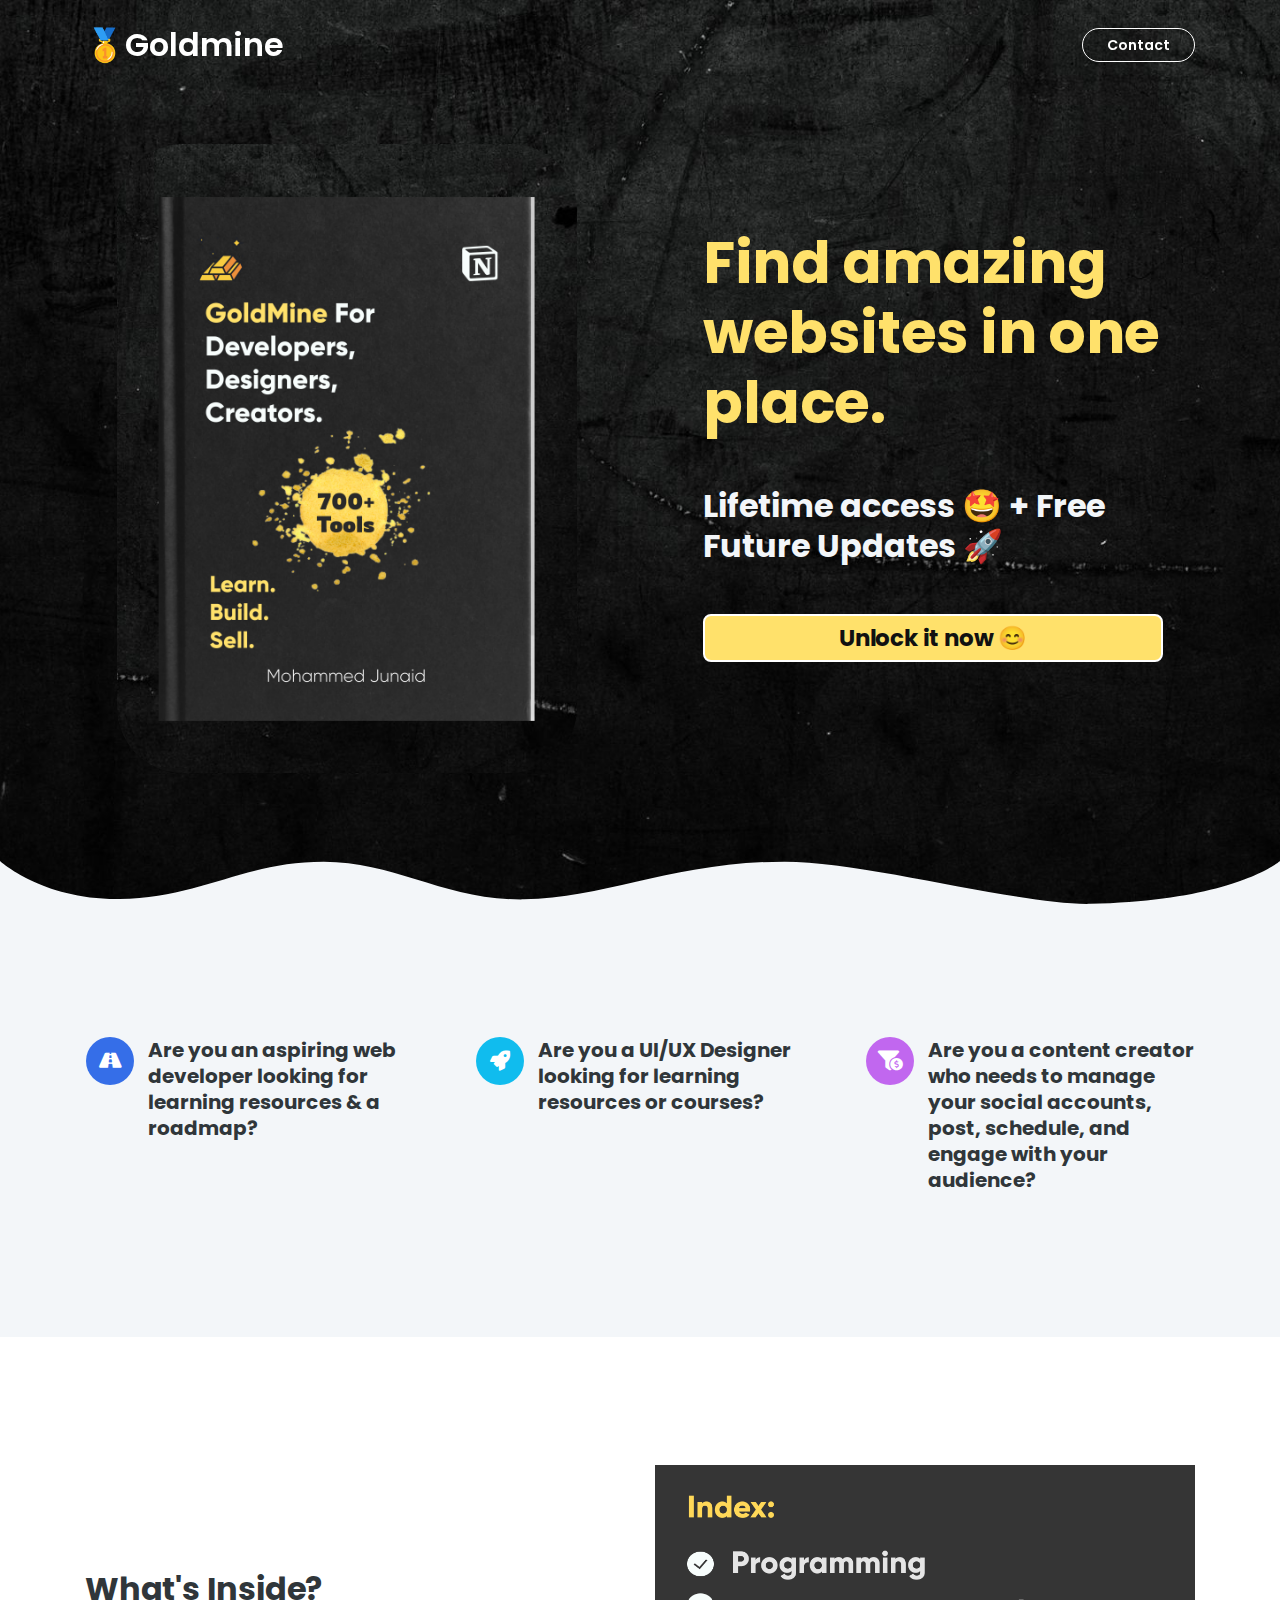
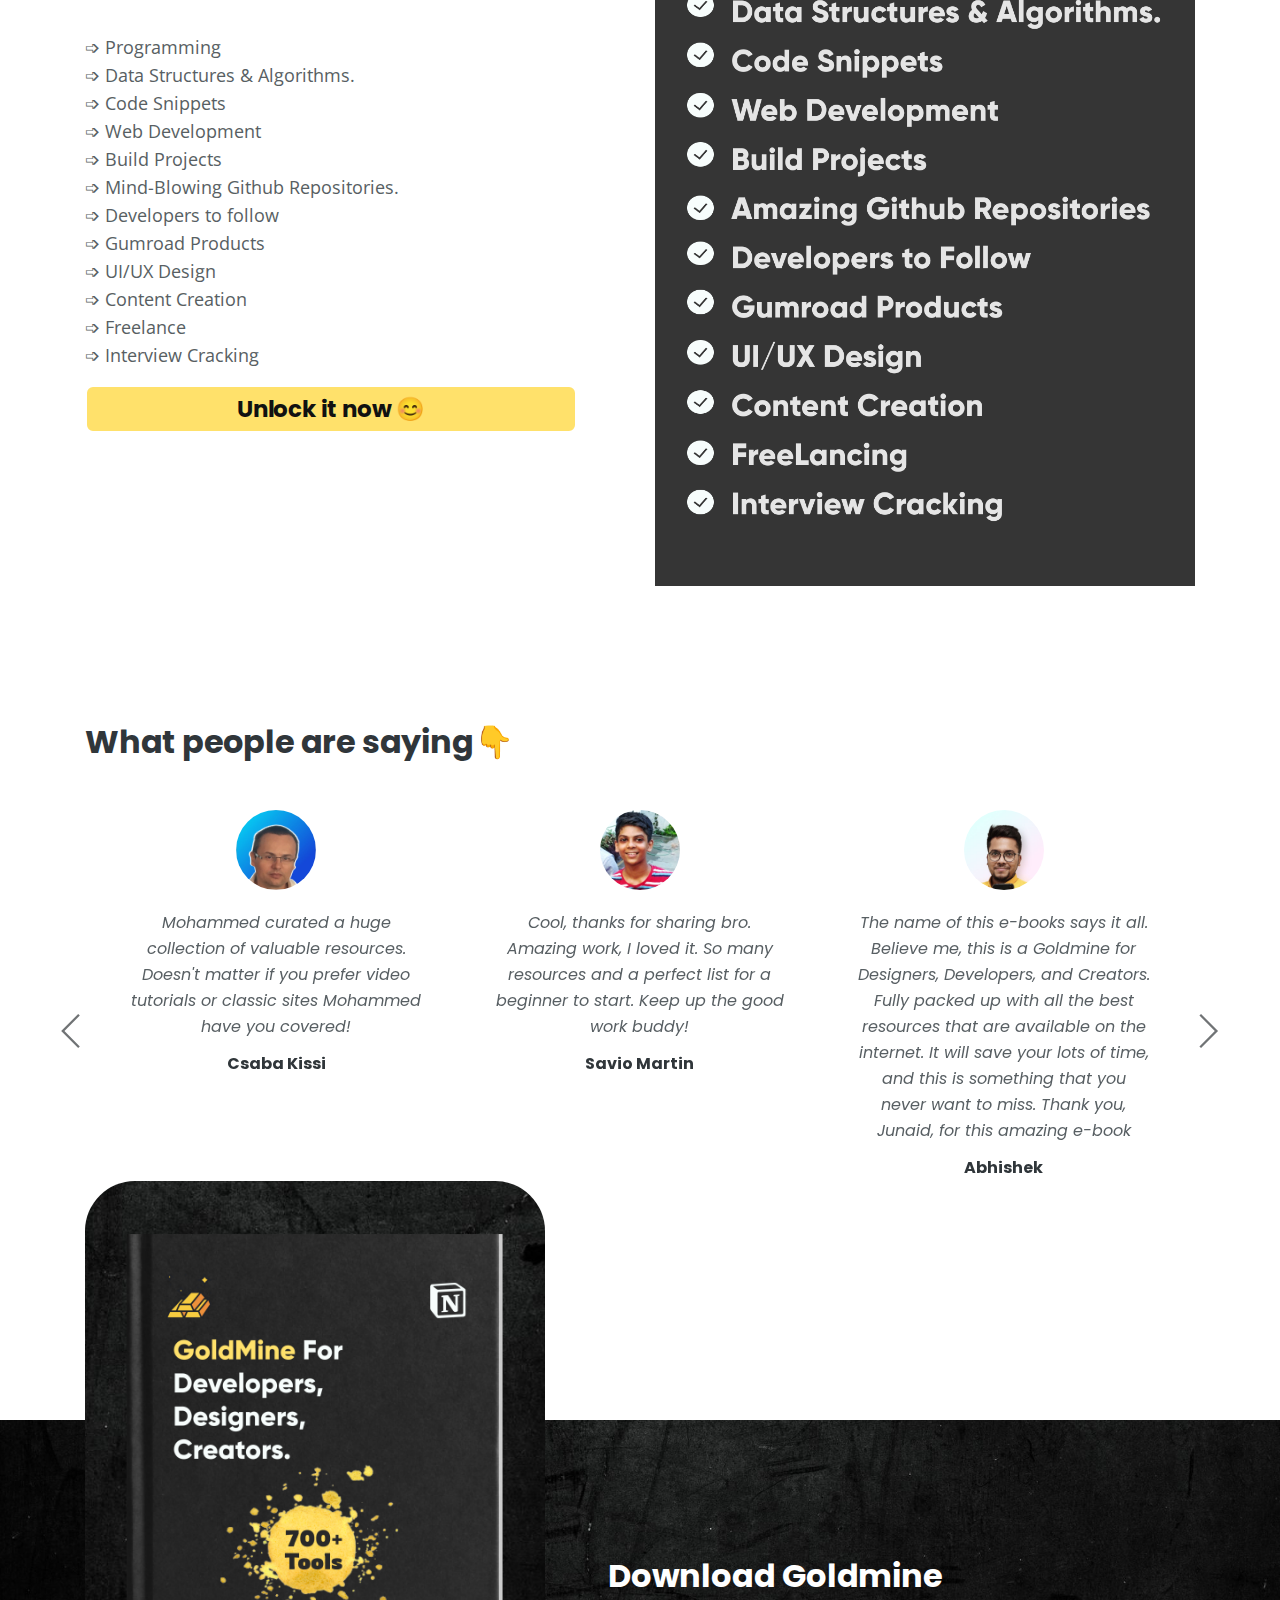
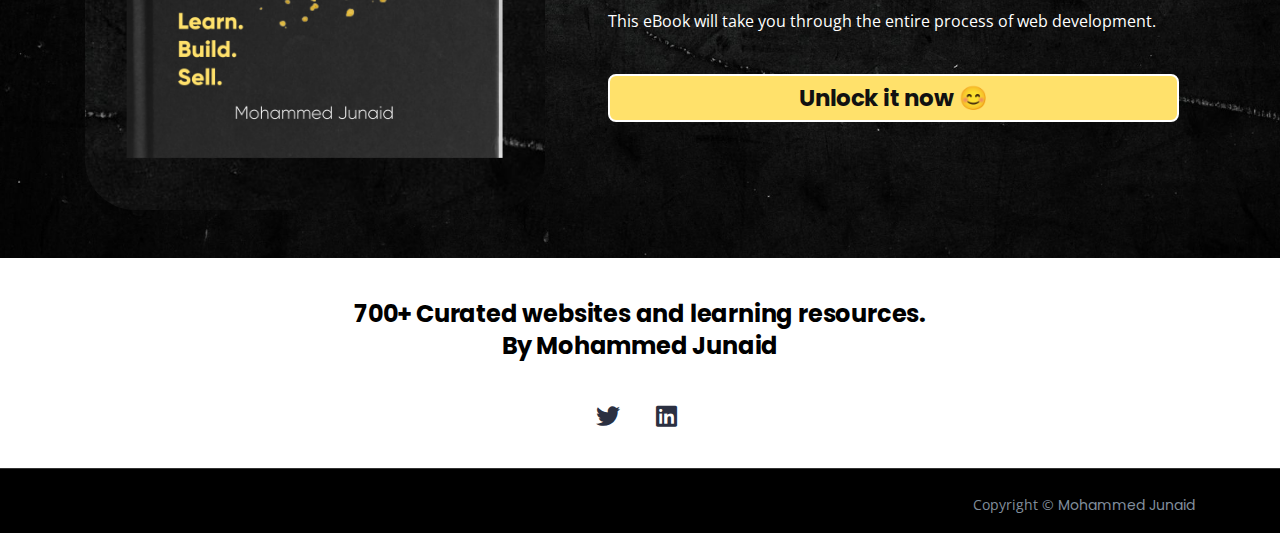
<file: index.html>
<!DOCTYPE html>
<html lang="en">
<head>
    <meta charset="utf-8">
    <meta name="viewport" content="width=device-width, initial-scale=1, shrink-to-fit=no">
    
    <!-- SEO Meta Tags -->
    <meta name="Tools for Developers, Designers & Creators" content="Description">
    <meta name="Mohammed Junaid" content="700+ Curated tools and learning resources for Developers, Designer & Creators">

    <!-- OG Meta Tags to improve the way the post looks when you share the page on Facebook, Twitter, LinkedIn -->
	<meta property="og:site_name" content="🥇Goldmine for Developers, Designer & Creators" /> <!-- website name -->
	<meta property="og:site" content="https://goldmineforlearners.netlify.app/" /> <!-- website link -->
	<meta property="og:title" content="700+ Curated tools and learning resources for Developers, Designer & Creators"/> <!-- title shown in the actual shared post -->
	<meta property="og:description" content="Find amazing websites in one place.
    Lifetime access 🤩 + Free Future Updates 🚀" /> <!-- description shown in the actual shared post -->
	<meta property="og:image" content="" /> <!-- image link, make sure it's jpg -->
	<meta property="og:url" content="Product Hunt" /> <!-- where do you want your post to link to -->
	<meta name="twitter:card" content="summary_large_image"> <!-- to have large image post format in Twitter -->

    <!-- Webpage Title -->
    <title>🥇Goldmine for Leaners</title>
    
    <!-- Styles -->
    <link href="https://fonts.googleapis.com/css2?family=Open+Sans:ital,wght@0,400;0,600;0,700;1,400&display=swap" rel="stylesheet">
    <link href="css/bootstrap.css" rel="stylesheet">
    <link href="css/fontawesome-all.css" rel="stylesheet">
    <link href="css/swiper.css" rel="stylesheet">
	<link href="css/magnific-popup.css" rel="stylesheet">
	<link href="css/styles.css" rel="stylesheet">
	
	<!-- Favicon  -->
    <!-- <link rel="icon" href="images/favicon.png" > -->
</head>
<body data-spy="scroll" data-target=".fixed-top">
    
    <!-- Navigation -->
    <nav class="navbar navbar-expand-lg fixed-top navbar-dark">
        <div class="container">
            
            <!-- Text Logo - Use this if you don't have a graphic logo -->
            <a class="navbar-brand logo-text page-scroll" href="index.html">🥇Goldmine</a>

            <!-- Image Logo -->
            <!-- <a class="navbar-brand logo-image" href="index.html"><img src="images/logo.svg" alt="alternative"></a>  -->

            <button class="navbar-toggler p-0 border-0" type="button" data-toggle="offcanvas">
                <span class="navbar-toggler-icon"></span>
            </button>

            <div class="navbar-collapse offcanvas-collapse" id="navbarsExampleDefault">
                <ul class="navbar-nav ml-auto">
                    <li class="nav-item">
                        <a class="nav-link page-scroll" href="article.html"> <span class="sr-only">(current)</span></a>
                    </li>
                    <li class="nav-item">
                        <a class="nav-link page-scroll" href="terms.html"></a>
                    </li>
                    <li class="nav-item">
                        <a class="nav-link page-scroll" href="privacy.html"></a>
                    </li>
                    <li class="nav-item dropdown">
                        <!-- <a class="nav-link dropdown-toggle" href="#" id="dropdown01" data-toggle="dropdown" aria-haspopup="true" aria-expanded="false"></a> -->
                        <div class="dropdown-menu" aria-labelledby="dropdown01">
                            <a class="dropdown-item page-scroll" href="article.html"></a>
                            <div class="dropdown-divider"></div>
                            <a class="dropdown-item page-scroll" href="terms.html"></a>
                            <div class="dropdown-divider"></div>
                            <a class="dropdown-item page-scroll" href="privacy.html"></a>
                        </div>
                    </li>
                </ul>
                <span class="nav-item">
                    <a class="btn-outline-sm" href="#footer">Contact</a>
                </span>
            </div> 
        </div> 
    </nav> 
  
    <!-- end of navigation -->


    <!-- Header -->
    <header id="header" class="header">
        <div class="container">
            <div class="row">
                <div class="col-lg-6">
                    <div class="image-container">
                        <img class="img-fluid" src="images/header4.png" alt="alternative">
                    </div> <!-- end of image-container -->
                </div> <!-- end of div -->
                <div class="col-lg-6">
                    
                    <div class="text-container">
                        <h1 class="h1-large">Find amazing websites in one place.
                        </h1>
                        <p>Lifetime access 🤩 + Free Future Updates 🚀</p>
                        <!-- <p class="p-large">➩ Programming
                            ➩ Data Structures & Algorithms.
                            ➩ Code Snippets
                            ➩ Web Development
                            ➩ Build Projects
                            ➩ Mind-Blowing Github Repositories.
                            ➩ Developers to follow
                            ➩ Gumroad Products
                            ➩ UI/UX Design
                            ➩ Content Creation
                            ➩ Freelance
                            ➩ Interview Cracking</p> -->
                        
                        <!-- Registration Form -->
                        <!-- <script src="https://gumroad.com/js/gumroad.js"></script> -->
                       
                        <a href="https://mdjunaidap.gumroad.com/l/kEZkq" class="gumroad-button"><span></span>Unlock it now 😊</a>
                        

                        <!-- <div class="form-container">
                            <form id="registrationForm">
                                <div class="form-group">
                                    <input type="email" class="form-control-input" id="remail" required>
                                    <label class="label-control" for="remail">Email address</label>
                                </div>
                                <div class="form-group">
                                    <button type="submit" class="form-control-submit-button">Free Download</button>
                                </div>
                            </form>
                        </div>  -->
                        <!-- end of form-container -->
                        <!-- end of registration form -->

                    </div> <!-- end of text-container -->

                </div> <!-- end of col -->
            </div> <!-- end of row -->
        </div> <!-- end of container -->
        <svg class="frame-decoration" data-name="Layer 2" xmlns="http://www.w3.org/2000/svg" preserveAspectRatio="none" viewBox="0 0 1920 192.275"><defs><style>.cls-1{fill:#f3f6f9;}</style></defs><title>frame-decoration</title><path class="cls-1" d="M0,158.755s63.9,52.163,179.472,50.736c121.494-1.5,185.839-49.738,305.984-49.733,109.21,0,181.491,51.733,300.537,50.233,123.941-1.562,225.214-50.126,390.43-50.374,123.821-.185,353.982,58.374,458.976,56.373,217.907-4.153,284.6-57.236,284.6-57.236V351.03H0V158.755Z" transform="translate(0 -158.755)"/></svg>
    </header> <!-- end of header -->
    <!-- end of header -->


    <!-- Takeaways -->
    <div class="basic-1 bg-gray">
        <div class="container">
            <div class="row">
                <div class="col-lg-12">

                    <!-- Takeaway -->
                    <div class="takeaway-wrapper">
                        <div class="takeaway-container">
                            <div class="takeaway-icon">
                                <i class="fas fa-road"></i>
                            </div> <!-- end of takeaway-icon -->
                            <div class="takeaway-text">
                                <h5>Are you an aspiring web developer looking for learning resources & a roadmap?</h5>
                               
                            </div> <!-- end of takeaway-text -->
                        </div> <!-- end of takeaway-container -->
                    </div> <!-- end of takeaway-wrapper -->
                    <!-- end of takeaway -->

                    <!-- Takeaway -->
                    <div class="takeaway-wrapper">
                        <div class="takeaway-container">
                            <div class="takeaway-icon bg-light-blue">
                                <span class="fas fa-rocket"></span>
                            </div> <!-- end of takeaway-icon -->
                            <div class="takeaway-text">
                                <h5>Are you a UI/UX Designer looking for learning resources or courses?</h5>
                                
                            </div> <!-- end of takeaway-text -->
                        </div> <!-- end of takeaway-container -->
                    </div> <!-- end of takeaway-wrapper -->
                    <!-- end of takeaway -->

                    <!-- Takeaway -->
                    <div class="takeaway-wrapper">
                        <div class="takeaway-container">
                            <div class="takeaway-icon bg-purple">
                                <span class="fas fa-funnel-dollar"></span>
                            </div> <!-- end of takeaway-icon -->
                            <div class="takeaway-text">
                                <h5>Are you a content creator who needs to manage your social accounts, post, schedule, and engage with your audience?</h5>
                                
                            </div> <!-- end of takeaway-text -->
                        </div> <!-- end of takeaway-container -->
                    </div> <!-- end of takeaway-wrapper -->
                    <!-- end of takeaway -->

                </div> <!-- end of col -->
            </div> <!-- end of row -->
        </div> <!-- end of container -->
    </div> <!-- end of basic-1 -->
    <!-- end of takeaways -->


    <!-- Description -->
    <div class="basic-2">
        <div class="container">
            <div class="row">
                <div class="col-lg-6">
                    <div class="text-container">
                        <h2>What's Inside?</h2>
                        <p class="p-large">➩ Programming <br>
                            ➩ Data Structures & Algorithms.<br>
                            ➩ Code Snippets<br>
                            ➩ Web Development<br>
                            ➩ Build Projects<br>
                            ➩ Mind-Blowing Github Repositories.<br>
                            ➩ Developers to follow<br>
                            ➩ Gumroad Products<br>
                            ➩ UI/UX Design<br>
                            ➩ Content Creation<br>
                            ➩ Freelance<br>
                            ➩ Interview Cracking</p>
                            <a href="https://mdjunaidap.gumroad.com/l/kEZkq" class="gumroad-button"><span></span>Unlock it now 😊</a>
                        <!-- <p>This free eBook will take you through the entire process of starting and growing a successful blog. It's inspired from the author's 10 years of experience in online blogging.</p>
                        <p>He started multiple blogs on different subjects and most of them had a resounding success with millions of readers everywhere</p> -->
                        <!-- <ul class="list-unstyled li-space-lg">
                            <li class="media">
                                <i class="fas fa-square"></i>
                                <div class="media-body"><strong>How to pick the subject</strong> based on your passions and expertise</div>
                            </li>
                            <li class="media">
                                <i class="fas fa-square"></i>
                                <div class="media-body"><strong>Choosing the platform</strong> for creating and hosting your blog</div>
                            </li>
                            <li class="media">
                                <i class="fas fa-square"></i>
                                <div class="media-body"><strong>How to monetize your blog</strong> after it has a lot of loyal readers</div>
                            </li>
                        </ul> -->
                        <!-- <script src="https://gumroad.com/js/gumroad.js"></script>
                        <a class="gumroad-button" href="https://mdjunaidap.gumroad.com/l/kEZkq?wanted=true">Unlock it now</a> -->
                        <!-- <a class="btn-solid-reg popup-with-move-anim" href="#description-lightbox">Lightbox</a> -->
                    </div> <!-- end of text-container -->
                </div> <!-- end of col -->
                <div class="col-lg-6">
                    <div class="image-container">
                        <img class="img-fluid" src="images/descr1.png" alt="alternative">
                    </div> 
                    <!-- end of image-container -->
                </div> <!-- end of col -->
            </div> <!-- end of row -->
        </div> <!-- end of container -->
    </div> <!-- end of basic-2 -->
    <!-- end of description -->


    <!-- Description Lightbox -->
    <!-- Lightbox -->
    <!-- <div id="description-lightbox" class="lightbox-basic zoom-anim-dialog mfp-hide">
        <div class="row">
            <button title="Close (Esc)" type="button" class="mfp-close x-button">×</button>
            <div class="col-lg-6">
                <div class="image-container">
                    <img class="img-fluid" src="images/description.png" alt="alternative">
                </div> 
            </div> 
            <div class="col-lg-6">
                <div class="text-container">
                    <h3>Start Your Own Blog Is A Free eBook For You To Download</h3>
                    <p>This free eBook will take you through the entire process of starting and growing a successful blog. It's inspired from the author's 10 years of experience in online blogging.</p>
                    <p>He started multiple blogs on different subjects and most of them had a resounding success with millions of readers everywhere</p>
                    <ul class="list-unstyled li-space-lg">
                        <li class="media">
                            <i class="fas fa-square"></i>
                            <div class="media-body"><strong>How to pick the subject</strong> based on your passions, expertise and a thorough analysis</div>
                        </li>
                        <li class="media">
                            <i class="fas fa-square"></i>
                            <div class="media-body"><strong>Choosing the platform</strong> for creating and hosting your blog will save you a lot of time</div>
                        </li>
                        <li class="media">
                            <i class="fas fa-square"></i>
                            <div class="media-body"><strong>How to monetize your blog</strong> after it has a lot of loyal readers that return to your blog daily</div>
                        </li>
                    </ul>
                    <a class="btn-solid-reg mfp-close page-scroll" href="#header">Free Download</a> <button class="btn-outline-reg mfp-close as-button" type="button">Back</button>
                </div>  
            </div>
        </div> 
    </div> -->
    <!-- end of lightbox -->
    <!-- end of description lightbox -->


    <!-- Statement -->
    <!-- <div class="basic-3">
        <div class="container">
            <div class="row">
                <div class="col-lg-12">
                    <div class="text-container bg-gray">
                        <h2>The Best Resource On Blogging</h2>
                        <p>The author has more than 10 years of experience in starting and growing blogs on different subjects for himself and for hiring companies. During this time he launched multiple learning resources to help others achieve blogging greatness but this is the first eBook written for the general public and offered as a free download for everyone interested</p>
                        <ul class="list-unstyled li-space-lg">
                            <li class="media">
                                <i class="fas fa-square"></i>
                                <div class="media-body"><strong>How to pick the subject</strong> based on your passions, expertise and a thorough analysis process that will provide results</div>
                            </li>
                            <li class="media">
                                <i class="fas fa-square"></i>
                                <div class="media-body"><strong>Choosing the platform</strong> for creating and hosting your blog will save you a lot of time so it's better to choose the good one</div>
                            </li>
                            <li class="media">
                                <i class="fas fa-square"></i>
                                <div class="media-body"><strong>How to monetize your blog</strong> after it has a lot of loyal readers that return to your blog daily through 10 different ideas</div>
                            </li>
                        </ul>
                    </div> 
                </div> 
            </div> 
        </div> 
    </div>  -->
    <!-- end of statement -->


    <!-- Author -->
    <!-- <div class="basic-4">
        <div class="container">
            <div class="row">
                <div class="col-lg-6">
                    <div class="image-container">
                        <img class="img-fluid" src="images/author.png" alt="alternative">
                    </div> 
                </div> 
                <div class="col-lg-6">
                    <div class="text-container">
                        <h2>The Author Has More Than 10 Years Experience With Blogs</h2>
                        <p>The author has more than 10 years of experience in starting and growing blogs on different subjects for himself and for hiring companies from big brands to emerging startups.</p>
                        <p>During this time she launched multiple learning resources to help others achieve blogging greatness but this is the first eBook written for the general public and offered as a free download.</p>
                        <ul class="list-unstyled li-space-lg">
                            <li class="media">
                                <i class="fas fa-square"></i>
                                <div class="media-body"><strong>More than 10 years</strong> of experience starting and growing blogs</div>
                            </li>
                            <li class="media">
                                <i class="fas fa-square"></i>
                                <div class="media-body"><strong>Launched many resources</strong> on how to monetize your skills</div>
                            </li>
                            <li class="media">
                                <i class="fas fa-square"></i>
                                <div class="media-body"><strong>This eBook sums up</strong> all the resources released until now</div>
                            </li>
                        </ul>
                        <a class="btn-solid-reg page-scroll" href="#header">Download</a>
                    </div> 
                </div> 
            </div> 
        </div> 
    </div>  -->
    <!-- end of author -->


    <!-- Testimonials -->
    <div class="slider-1">
        <div class="container">
            <div class="row">
                <div class="col-lg-12">

                    <!-- Card Slider -->
                    <div class="slider-container">
                        <h2>What people are saying👇</h2>
                        <div class="swiper-container card-slider">
                            <div class="swiper-wrapper">
                                
                                <!-- Slide -->
                                <div class="swiper-slide">
                                    <div class="card">
                                        <img class="card-image" src="images/csaba.jpeg" alt="alternative">
                                        <div class="card-body">
                                            <p class="testimonial-text">Mohammed curated a huge collection of valuable resources. Doesn't matter if you prefer video tutorials or classic sites Mohammed have you covered! </p>
                                            <p class="testimonial-author">Csaba Kissi</p>
                                        </div>
                                    </div>
                                </div> <!-- end of swiper-slide -->
                                <!-- end of slide -->
        
                                <!-- Slide -->
                                <div class="swiper-slide">
                                    <div class="card">
                                        <img class="card-image" src="images/savio.jpeg" alt="alternative">
                                        <div class="card-body">
                                            <p class="testimonial-text">Cool, thanks for sharing bro. Amazing work, I loved it. So many resources and a perfect list for a beginner to start. Keep up the good work buddy! </p>
                                            <p class="testimonial-author">Savio Martin</p>
                                        </div>
                                    </div>        
                                </div> <!-- end of swiper-slide -->
                                <!-- end of slide -->
        
                                <!-- Slide -->
                                <div class="swiper-slide">
                                    <div class="card">
                                        <img class="card-image" src="images/saha.jpeg" alt="alternative">
                                        <div class="card-body">
                                            <p class="testimonial-text">The name of this e-books says it all. Believe me, this is a Goldmine for Designers, Developers, and Creators. Fully packed up with all the best resources that are available on the internet. It will save your lots of time, and this is something that you never want to miss. Thank you, Junaid, for this amazing e-book </p>
                                            <p class="testimonial-author">Abhishek</p>
                                        </div>
                                    </div>        
                                </div> <!-- end of swiper-slide -->
                                <!-- end of slide -->
        
                                <!-- Slide -->
                                <div class="swiper-slide">
                                    <div class="card">
                                        <img class="card-image" src="images/junaid.jpeg" alt="alternative">
                                        <div class="card-body">
                                            <p class="testimonial-text">This book is really a GOLDMINE. Junaid has done great work.  It contains tons of resources that will help you expand your skills to the next level.</p>
                                            <p class="testimonial-author">Junaid Sheikh</p>
                                        </div>
                                    </div>
                                </div> <!-- end of swiper-slide -->
                                <!-- end of slide -->
        
                                <!-- Slide -->
                                <div class="swiper-slide">
                                    <div class="card">
                                        <img class="card-image" src="images/parik.jpeg" alt="alternative">
                                        <div class="card-body">
                                            <p class="testimonial-text">“Programming, Content Creation, Designing, Freelancing, and a ton more, Mohammed’s awesome new eBook’s got you covered. Every developer, designer, creator, freelancer — big or small — should definitely check it out. A goldmine of amazing resources that’ll make your life 10x easier.”     </p>
                                            <p class="testimonial-author">Parik</p>
                                        </div>
                                    </div>        
                                </div> <!-- end of swiper-slide -->
                                <!-- end of slide -->
        
                                <!-- Slide -->
                                <!-- <div class="swiper-slide">
                                    <div class="card">
                                        <img class="card-image" src="images/testimonial-6.jpg" alt="alternative">
                                        <div class="card-body">
                                            <p class="testimonial-text">After a few months of course hunting without any breakthrough I stumbled upon this course and I love it </p>
                                            <p class="testimonial-author">Ann Blake - Developer</p>
                                        </div>
                                    </div>        
                                </div> -->
                                 <!-- end of swiper-slide -->
                                <!-- end of slide -->
                            
                            </div> <!-- end of swiper-wrapper -->
        
                            <!-- Add Arrows -->
                            <div class="swiper-button-next"></div>
                            <div class="swiper-button-prev"></div>
                            <!-- end of add arrows -->
        
                        </div> <!-- end of swiper-container -->
                    </div> <!-- end of slider-container -->
                    <!-- end of card slider -->

                </div> <!-- end of col -->
            </div> <!-- end of row -->
        </div> <!-- end of container -->
    </div> <!-- end of slider-1 -->
    <!-- end of testimonials -->


    <!-- Download -->
    <div class="form-1">
        <div class="container">
            <div class="row">
                <div class="col-lg-5">
                    <div class="image-container">
                        <img class="img-fluid" src="images/header4.png" alt="alternative">
                    </div> <!-- end of image-container -->
                </div> <!-- end of col -->
                <div class="col-lg-7">
                    <div class="text-container">
                        <h2>Download Goldmine</h2>
                        <p>This eBook will take you through the entire process of web development.</p>
                        <a href="https://mdjunaidap.gumroad.com/l/kEZkq" class="gumroad-button"><span></span>Unlock it now 😊</a>
                        <!-- <script src="https://gumroad.com/js/gumroad.js"></script>
<a class="gumroad-button" href="https://mdjunaidap.gumroad.com/l/kEZkq?wanted=true">Unlock it now</a> -->
                        <!-- Registration Form -->
                        <!-- <form id="registrationFormTwo">
                            <div class="form-group mail">
                                <input type="email" class="form-control-input" id="rremail" required>
                                <label class="label-control" for="rremail">Email address</label>
                            </div>
                            <div class="form-group">
                                <button type="submit" class="form-control-submit-button">Free Download</button>
                            </div>
                        </form> -->
                        <!-- end of registration form -->

                    </div> <!-- end of text-container -->
                </div> <!-- end of col -->
            </div> <!-- end of row -->
        </div> <!-- end of container -->
    </div> <!-- end of form-1 -->
    <!-- end of download -->


    <!-- Footer -->
    <div class="footer" id="footer">
        <div class="container">
            <div class="row">
                <div class="col-lg-12">
                    <h4>700+ Curated websites and learning resources.<br>
                        By Mohammed Junaid 
                         <br></h4>
                         <span class="fa-stack">
                            <a href="https://twitter.com/mdjunaidap">
                                <i class="fas fa-circle fa-stack-2x"></i>
                                <i class="fab fa-twitter fa-stack-1x"></i>
                            </a>
                        </span> 
                        <span class="fa-stack">
                            <a href="https://twitter.com/mdjunaidap">
                                <i class="fas fa-circle fa-stack-2x"></i>
                                <i class="fab fa-linkedin fa-stack-1x"></i>
                            </a>
                        </span> 
                        <!-- <a href="mailto:email@domain.com">junaidap.dev@gmail.com</a> -->
                    <!-- <div class="social-container"> -->
                        <!-- <span class="fa-stack">
                            <a href="#your-link">
                                <i class="fas fa-circle fa-stack-2x"></i>
                                <i class="fab fa-facebook-f fa-stack-1x"></i>
                            </a>
                        </span> -->
                        <!-- <span class="fa-stack">
                            <a href="#your-link">
                                <i class="fas fa-circle fa-stack-2x"></i>
                                <i class="fab fa-twitter fa-stack-1x"></i>
                            </a>
                        </span> -->
                        <!-- <span class="fa-stack">
                            <a href="#your-link">
                                <i class="fas fa-circle fa-stack-2x"></i>
                                <i class="fab fa-pinterest-p fa-stack-1x"></i>
                            </a>
                        </span> -->
                        <!-- <span class="fa-stack">
                            <a href="#your-link">
                                <i class="fas fa-circle fa-stack-2x"></i>
                                <i class="fab fa-instagram fa-stack-1x"></i>
                            </a>
                        </span> -->
                        <!-- <span class="fa-stack">
                            <a href="#your-link">
                                <i class="fas fa-circle fa-stack-2x"></i>
                                <i class="fab fa-youtube fa-stack-1x"></i>
                            </a>
                        </span> -->
               <!--   </div>    end of social-container -->
                </div> <!-- end of col -->
            </div> <!-- end of row -->
        </div> <!-- end of container -->
    </div> <!-- end of footer -->  
    <!-- end of footer -->


    <!-- Copyright -->
    <div class="copyright">
        <div class="container">
            <div class="row">
                <div class="col-lg-6">
                    <!-- <ul class="list-unstyled li-space-lg p-small">
                        <li><a href="article.html">Details</a></li>
                        <li><a href="terms.html">Terms</a></li>
                        <li><a href="privacy.html">Privacy</a></li>
                        <li><a href="contact.html">Contact</a></li>
                    </ul> -->
                </div> <!-- end of col -->
                <div class="col-lg-6">
                    <p class="p-small statement">Copyright © <a href="#your-link">Mohammed Junaid</a></p>
                </div> <!-- end of col -->
            </div> <!-- enf of row -->
        </div> <!-- end of container -->
    </div> <!-- end of copyright --> 
    <!-- end of copyright -->
    
    	
    <!-- Scripts -->
    <script src="js/jquery.min.js"></script> <!-- jQuery for Bootstrap's JavaScript plugins -->
    <script src="js/bootstrap.min.js"></script> <!-- Bootstrap framework -->
    <script src="js/jquery.easing.min.js"></script> <!-- jQuery Easing for smooth scrolling between anchors -->
    <script src="js/swiper.min.js"></script> <!-- Swiper for image and text sliders -->
    <script src="js/jquery.magnific-popup.js"></script> <!-- Magnific Popup for lightboxes -->
    <script src="js/scripts.js"></script> <!-- Custom scripts -->
</body>
</html>
</file>
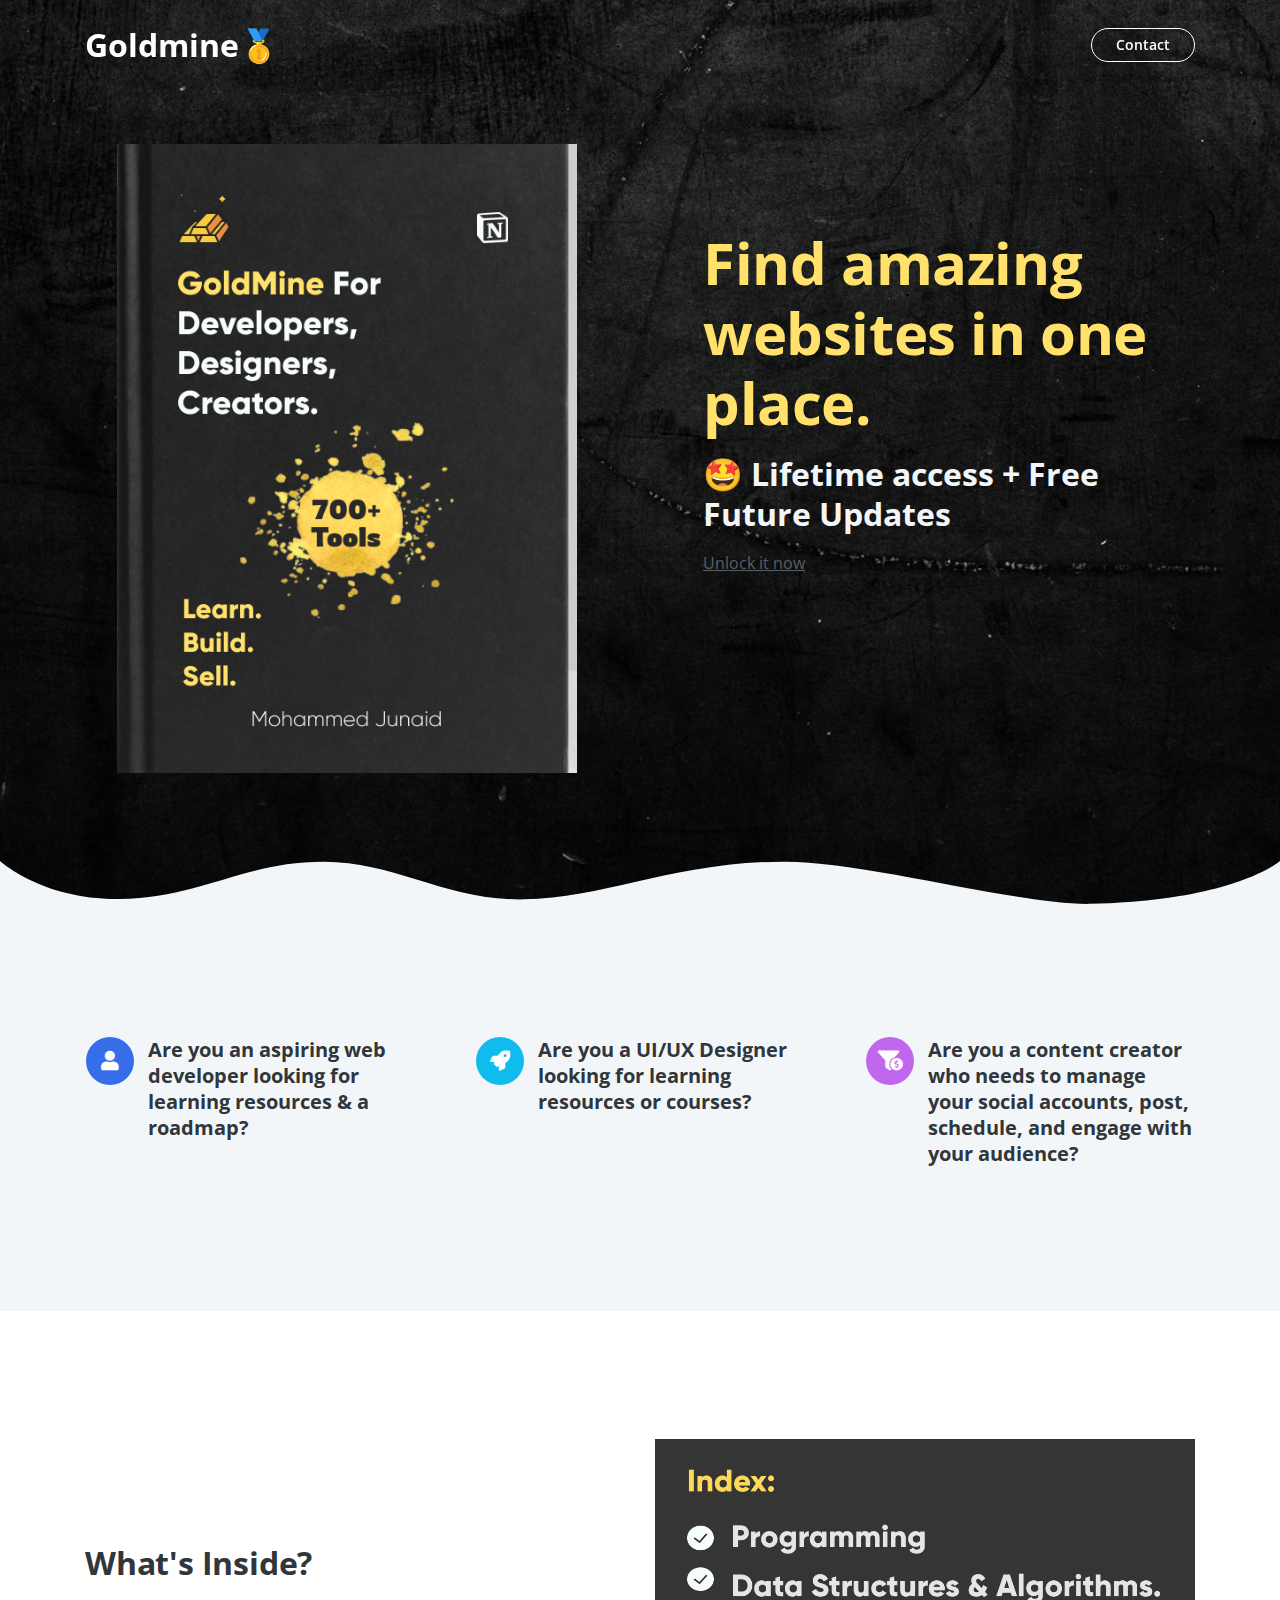
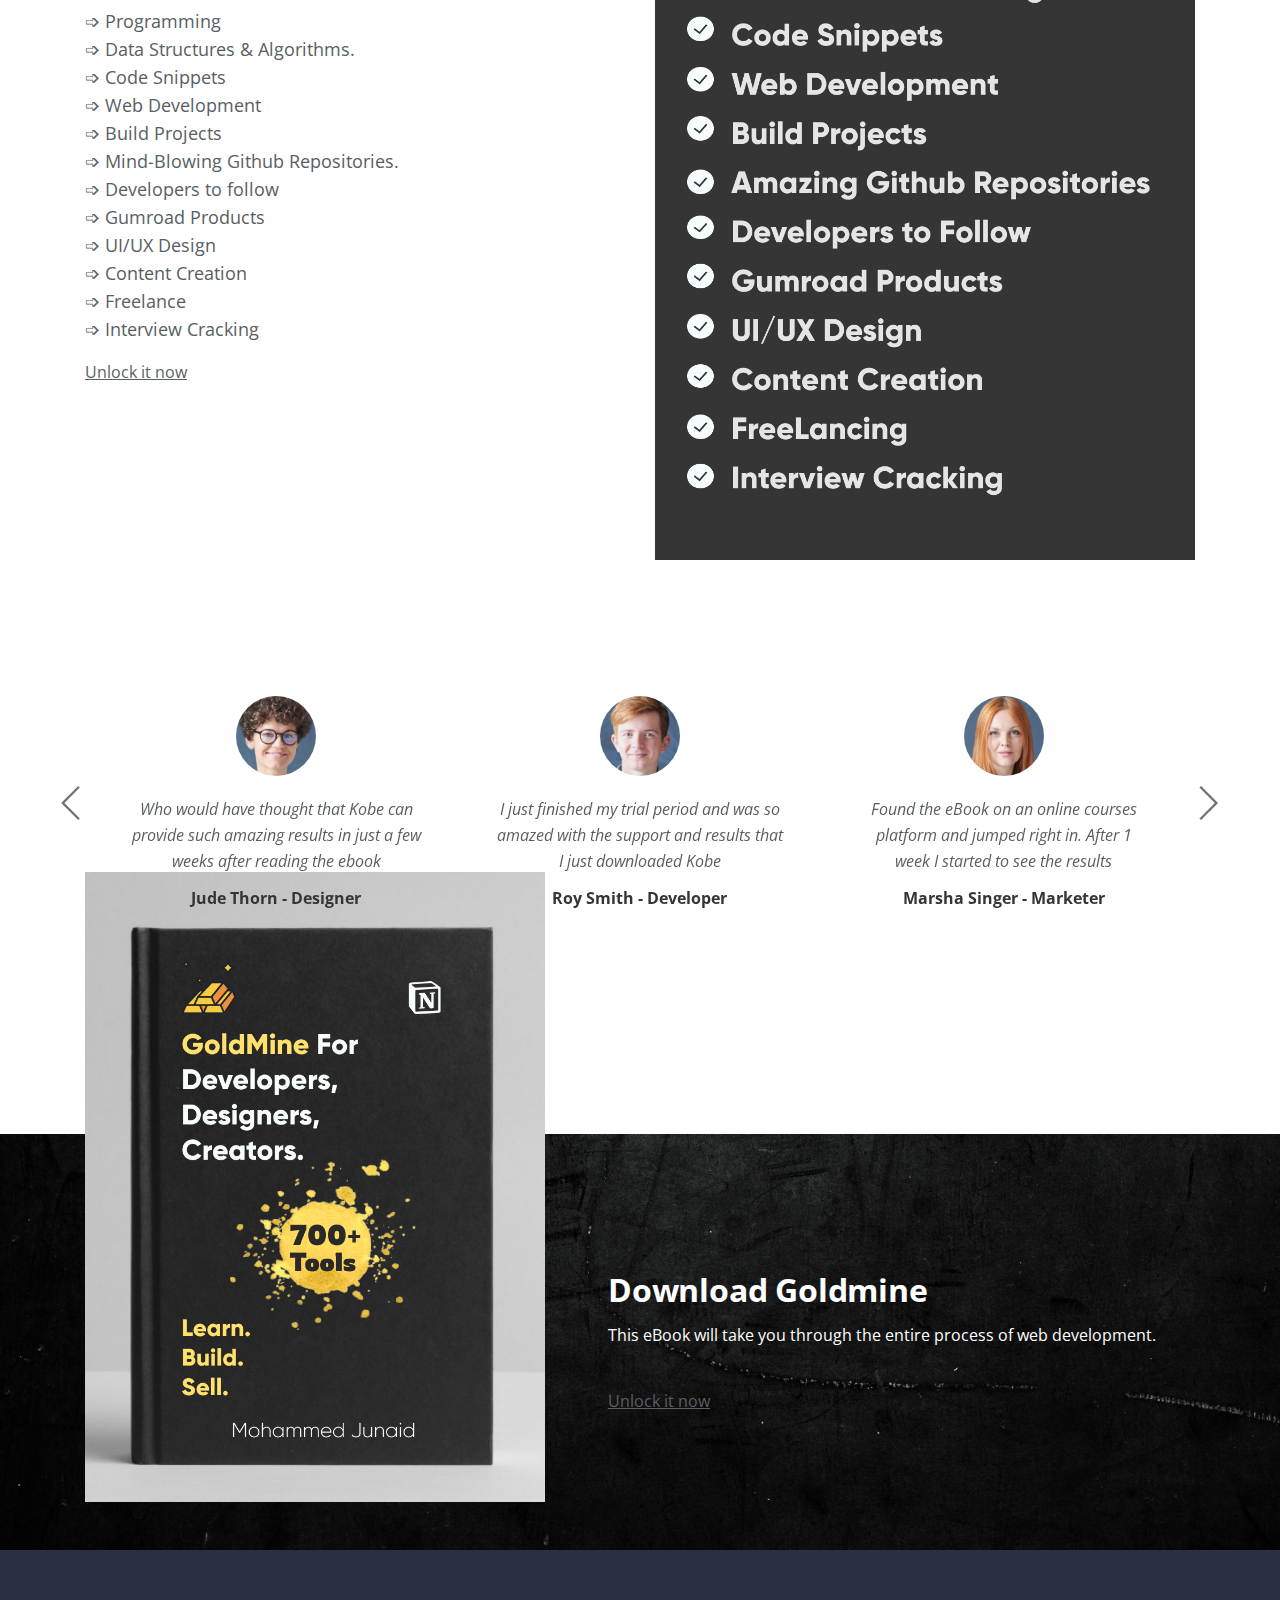
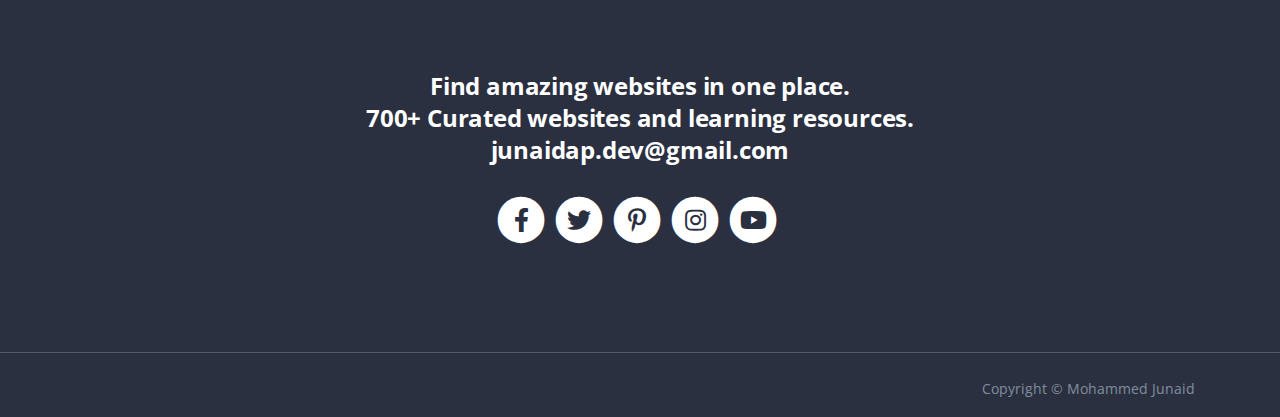
<file: web/index.html>
<!DOCTYPE html>
<html lang="en">
<head>
    <meta charset="utf-8">
    <meta name="viewport" content="width=device-width, initial-scale=1, shrink-to-fit=no">
    
    <!-- SEO Meta Tags -->
    <meta name="description" content="Description">
    <meta name="author" content="Author">

    <!-- OG Meta Tags to improve the way the post looks when you share the page on Facebook, Twitter, LinkedIn -->
	<meta property="og:site_name" content="" /> <!-- website name -->
	<meta property="og:site" content="" /> <!-- website link -->
	<meta property="og:title" content=""/> <!-- title shown in the actual shared post -->
	<meta property="og:description" content="" /> <!-- description shown in the actual shared post -->
	<meta property="og:image" content="" /> <!-- image link, make sure it's jpg -->
	<meta property="og:url" content="" /> <!-- where do you want your post to link to -->
	<meta name="twitter:card" content="summary_large_image"> <!-- to have large image post format in Twitter -->

    <!-- Webpage Title -->
    <title>Kobe</title>
    
    <!-- Styles -->
    <link href="https://fonts.googleapis.com/css2?family=Open+Sans:ital,wght@0,400;0,600;0,700;1,400&display=swap" rel="stylesheet">
    <link href="css/bootstrap.css" rel="stylesheet">
    <link href="css/fontawesome-all.css" rel="stylesheet">
    <link href="css/swiper.css" rel="stylesheet">
	<link href="css/magnific-popup.css" rel="stylesheet">
	<link href="css/styles.css" rel="stylesheet">
	
	<!-- Favicon  -->
    <link rel="icon" href="images/favicon.png">
</head>
<body data-spy="scroll" data-target=".fixed-top">
    
    <!-- Navigation -->
    <nav class="navbar navbar-expand-lg fixed-top navbar-dark">
        <div class="container">
            
            <!-- Text Logo - Use this if you don't have a graphic logo -->
            <a class="navbar-brand logo-text page-scroll" href="index.html">Goldmine🥇</a>

            <!-- Image Logo -->
            <!-- <a class="navbar-brand logo-image" href="index.html"><img src="images/logo.svg" alt="alternative"></a>  -->

            <button class="navbar-toggler p-0 border-0" type="button" data-toggle="offcanvas">
                <span class="navbar-toggler-icon"></span>
            </button>

            <div class="navbar-collapse offcanvas-collapse" id="navbarsExampleDefault">
                <ul class="navbar-nav ml-auto">
                    <li class="nav-item">
                        <a class="nav-link page-scroll" href="article.html"> <span class="sr-only">(current)</span></a>
                    </li>
                    <li class="nav-item">
                        <a class="nav-link page-scroll" href="terms.html"></a>
                    </li>
                    <li class="nav-item">
                        <a class="nav-link page-scroll" href="privacy.html"></a>
                    </li>
                    <li class="nav-item dropdown">
                        <!-- <a class="nav-link dropdown-toggle" href="#" id="dropdown01" data-toggle="dropdown" aria-haspopup="true" aria-expanded="false"></a> -->
                        <div class="dropdown-menu" aria-labelledby="dropdown01">
                            <a class="dropdown-item page-scroll" href="article.html"></a>
                            <div class="dropdown-divider"></div>
                            <a class="dropdown-item page-scroll" href="terms.html"></a>
                            <div class="dropdown-divider"></div>
                            <a class="dropdown-item page-scroll" href="privacy.html"></a>
                        </div>
                    </li>
                </ul>
                <span class="nav-item">
                    <a class="btn-outline-sm" href="#footer">Contact</a>
                </span>
            </div> 
        </div> 
    </nav> 
  
    <!-- end of navigation -->


    <!-- Header -->
    <header id="header" class="header">
        <div class="container">
            <div class="row">
                <div class="col-lg-6">
                    <div class="image-container">
                        <img class="img-fluid" src="images/head-ebook.png" alt="alternative">
                    </div> <!-- end of image-container -->
                </div> <!-- end of div -->
                <div class="col-lg-6">
                    
                    <div class="text-container">
                        <h1 class="h1-large">Find amazing websites in one place.
                        </h1>
                        <p>🤩 Lifetime access + Free Future Updates</p>
                        <!-- <p class="p-large">➩ Programming
                            ➩ Data Structures & Algorithms.
                            ➩ Code Snippets
                            ➩ Web Development
                            ➩ Build Projects
                            ➩ Mind-Blowing Github Repositories.
                            ➩ Developers to follow
                            ➩ Gumroad Products
                            ➩ UI/UX Design
                            ➩ Content Creation
                            ➩ Freelance
                            ➩ Interview Cracking</p> -->
                        
                        <!-- Registration Form -->
                        <script src="https://gumroad.com/js/gumroad.js"></script>
<a class="gumroad-button" href="https://mdjunaidap.gumroad.com/l/kEZkq?wanted=true">Unlock it now</a>
                        <!-- <div class="form-container">
                            <form id="registrationForm">
                                <div class="form-group">
                                    <input type="email" class="form-control-input" id="remail" required>
                                    <label class="label-control" for="remail">Email address</label>
                                </div>
                                <div class="form-group">
                                    <button type="submit" class="form-control-submit-button">Free Download</button>
                                </div>
                            </form>
                        </div>  -->
                        <!-- end of form-container -->
                        <!-- end of registration form -->

                    </div> <!-- end of text-container -->

                </div> <!-- end of col -->
            </div> <!-- end of row -->
        </div> <!-- end of container -->
        <svg class="frame-decoration" data-name="Layer 2" xmlns="http://www.w3.org/2000/svg" preserveAspectRatio="none" viewBox="0 0 1920 192.275"><defs><style>.cls-1{fill:#f3f6f9;}</style></defs><title>frame-decoration</title><path class="cls-1" d="M0,158.755s63.9,52.163,179.472,50.736c121.494-1.5,185.839-49.738,305.984-49.733,109.21,0,181.491,51.733,300.537,50.233,123.941-1.562,225.214-50.126,390.43-50.374,123.821-.185,353.982,58.374,458.976,56.373,217.907-4.153,284.6-57.236,284.6-57.236V351.03H0V158.755Z" transform="translate(0 -158.755)"/></svg>
    </header> <!-- end of header -->
    <!-- end of header -->


    <!-- Takeaways -->
    <div class="basic-1 bg-gray">
        <div class="container">
            <div class="row">
                <div class="col-lg-12">

                    <!-- Takeaway -->
                    <div class="takeaway-wrapper">
                        <div class="takeaway-container">
                            <div class="takeaway-icon">
                                <i class="fas fa-user"></i>
                            </div> <!-- end of takeaway-icon -->
                            <div class="takeaway-text">
                                <h5>Are you an aspiring web developer looking for learning resources & a roadmap?</h5>
                               
                            </div> <!-- end of takeaway-text -->
                        </div> <!-- end of takeaway-container -->
                    </div> <!-- end of takeaway-wrapper -->
                    <!-- end of takeaway -->

                    <!-- Takeaway -->
                    <div class="takeaway-wrapper">
                        <div class="takeaway-container">
                            <div class="takeaway-icon bg-light-blue">
                                <span class="fas fa-rocket"></span>
                            </div> <!-- end of takeaway-icon -->
                            <div class="takeaway-text">
                                <h5>Are you a UI/UX Designer looking for learning resources or courses?</h5>
                                
                            </div> <!-- end of takeaway-text -->
                        </div> <!-- end of takeaway-container -->
                    </div> <!-- end of takeaway-wrapper -->
                    <!-- end of takeaway -->

                    <!-- Takeaway -->
                    <div class="takeaway-wrapper">
                        <div class="takeaway-container">
                            <div class="takeaway-icon bg-purple">
                                <span class="fas fa-funnel-dollar"></span>
                            </div> <!-- end of takeaway-icon -->
                            <div class="takeaway-text">
                                <h5>Are you a content creator who needs to manage your social accounts, post, schedule, and engage with your audience?</h5>
                                
                            </div> <!-- end of takeaway-text -->
                        </div> <!-- end of takeaway-container -->
                    </div> <!-- end of takeaway-wrapper -->
                    <!-- end of takeaway -->

                </div> <!-- end of col -->
            </div> <!-- end of row -->
        </div> <!-- end of container -->
    </div> <!-- end of basic-1 -->
    <!-- end of takeaways -->


    <!-- Description -->
    <div class="basic-2">
        <div class="container">
            <div class="row">
                <div class="col-lg-6">
                    <div class="text-container">
                        <h2>What's Inside?</h2>
                        <p class="p-large">➩ Programming <br>
                            ➩ Data Structures & Algorithms.<br>
                            ➩ Code Snippets<br>
                            ➩ Web Development<br>
                            ➩ Build Projects<br>
                            ➩ Mind-Blowing Github Repositories.<br>
                            ➩ Developers to follow<br>
                            ➩ Gumroad Products<br>
                            ➩ UI/UX Design<br>
                            ➩ Content Creation<br>
                            ➩ Freelance<br>
                            ➩ Interview Cracking</p>
                        <!-- <p>This free eBook will take you through the entire process of starting and growing a successful blog. It's inspired from the author's 10 years of experience in online blogging.</p>
                        <p>He started multiple blogs on different subjects and most of them had a resounding success with millions of readers everywhere</p> -->
                        <!-- <ul class="list-unstyled li-space-lg">
                            <li class="media">
                                <i class="fas fa-square"></i>
                                <div class="media-body"><strong>How to pick the subject</strong> based on your passions and expertise</div>
                            </li>
                            <li class="media">
                                <i class="fas fa-square"></i>
                                <div class="media-body"><strong>Choosing the platform</strong> for creating and hosting your blog</div>
                            </li>
                            <li class="media">
                                <i class="fas fa-square"></i>
                                <div class="media-body"><strong>How to monetize your blog</strong> after it has a lot of loyal readers</div>
                            </li>
                        </ul> -->
                        <script src="https://gumroad.com/js/gumroad.js"></script>
                        <a class="gumroad-button" href="https://mdjunaidap.gumroad.com/l/kEZkq?wanted=true">Unlock it now</a>
                        <!-- <a class="btn-solid-reg popup-with-move-anim" href="#description-lightbox">Lightbox</a> -->
                    </div> <!-- end of text-container -->
                </div> <!-- end of col -->
                <div class="col-lg-6">
                    <div class="image-container">
                        <img class="img-fluid" src="images/descr1.png" alt="alternative">
                    </div> <!-- end of image-container -->
                </div> <!-- end of col -->
            </div> <!-- end of row -->
        </div> <!-- end of container -->
    </div> <!-- end of basic-2 -->
    <!-- end of description -->


    <!-- Description Lightbox -->
    <!-- Lightbox -->
    <!-- <div id="description-lightbox" class="lightbox-basic zoom-anim-dialog mfp-hide">
        <div class="row">
            <button title="Close (Esc)" type="button" class="mfp-close x-button">×</button>
            <div class="col-lg-6">
                <div class="image-container">
                    <img class="img-fluid" src="images/description.png" alt="alternative">
                </div> 
            </div> 
            <div class="col-lg-6">
                <div class="text-container">
                    <h3>Start Your Own Blog Is A Free eBook For You To Download</h3>
                    <p>This free eBook will take you through the entire process of starting and growing a successful blog. It's inspired from the author's 10 years of experience in online blogging.</p>
                    <p>He started multiple blogs on different subjects and most of them had a resounding success with millions of readers everywhere</p>
                    <ul class="list-unstyled li-space-lg">
                        <li class="media">
                            <i class="fas fa-square"></i>
                            <div class="media-body"><strong>How to pick the subject</strong> based on your passions, expertise and a thorough analysis</div>
                        </li>
                        <li class="media">
                            <i class="fas fa-square"></i>
                            <div class="media-body"><strong>Choosing the platform</strong> for creating and hosting your blog will save you a lot of time</div>
                        </li>
                        <li class="media">
                            <i class="fas fa-square"></i>
                            <div class="media-body"><strong>How to monetize your blog</strong> after it has a lot of loyal readers that return to your blog daily</div>
                        </li>
                    </ul>
                    <a class="btn-solid-reg mfp-close page-scroll" href="#header">Free Download</a> <button class="btn-outline-reg mfp-close as-button" type="button">Back</button>
                </div>  
            </div>
        </div> 
    </div> -->
    <!-- end of lightbox -->
    <!-- end of description lightbox -->


    <!-- Statement -->
    <!-- <div class="basic-3">
        <div class="container">
            <div class="row">
                <div class="col-lg-12">
                    <div class="text-container bg-gray">
                        <h2>The Best Resource On Blogging</h2>
                        <p>The author has more than 10 years of experience in starting and growing blogs on different subjects for himself and for hiring companies. During this time he launched multiple learning resources to help others achieve blogging greatness but this is the first eBook written for the general public and offered as a free download for everyone interested</p>
                        <ul class="list-unstyled li-space-lg">
                            <li class="media">
                                <i class="fas fa-square"></i>
                                <div class="media-body"><strong>How to pick the subject</strong> based on your passions, expertise and a thorough analysis process that will provide results</div>
                            </li>
                            <li class="media">
                                <i class="fas fa-square"></i>
                                <div class="media-body"><strong>Choosing the platform</strong> for creating and hosting your blog will save you a lot of time so it's better to choose the good one</div>
                            </li>
                            <li class="media">
                                <i class="fas fa-square"></i>
                                <div class="media-body"><strong>How to monetize your blog</strong> after it has a lot of loyal readers that return to your blog daily through 10 different ideas</div>
                            </li>
                        </ul>
                    </div> 
                </div> 
            </div> 
        </div> 
    </div>  -->
    <!-- end of statement -->


    <!-- Author -->
    <!-- <div class="basic-4">
        <div class="container">
            <div class="row">
                <div class="col-lg-6">
                    <div class="image-container">
                        <img class="img-fluid" src="images/author.png" alt="alternative">
                    </div> 
                </div> 
                <div class="col-lg-6">
                    <div class="text-container">
                        <h2>The Author Has More Than 10 Years Experience With Blogs</h2>
                        <p>The author has more than 10 years of experience in starting and growing blogs on different subjects for himself and for hiring companies from big brands to emerging startups.</p>
                        <p>During this time she launched multiple learning resources to help others achieve blogging greatness but this is the first eBook written for the general public and offered as a free download.</p>
                        <ul class="list-unstyled li-space-lg">
                            <li class="media">
                                <i class="fas fa-square"></i>
                                <div class="media-body"><strong>More than 10 years</strong> of experience starting and growing blogs</div>
                            </li>
                            <li class="media">
                                <i class="fas fa-square"></i>
                                <div class="media-body"><strong>Launched many resources</strong> on how to monetize your skills</div>
                            </li>
                            <li class="media">
                                <i class="fas fa-square"></i>
                                <div class="media-body"><strong>This eBook sums up</strong> all the resources released until now</div>
                            </li>
                        </ul>
                        <a class="btn-solid-reg page-scroll" href="#header">Download</a>
                    </div> 
                </div> 
            </div> 
        </div> 
    </div>  -->
    <!-- end of author -->


    <!-- Testimonials -->
    <div class="slider-1">
        <div class="container">
            <div class="row">
                <div class="col-lg-12">

                    <!-- Card Slider -->
                    <div class="slider-container">
                        <div class="swiper-container card-slider">
                            <div class="swiper-wrapper">
                                
                                <!-- Slide -->
                                <div class="swiper-slide">
                                    <div class="card">
                                        <img class="card-image" src="images/testimonial-1.jpg" alt="alternative">
                                        <div class="card-body">
                                            <p class="testimonial-text">Who would have thought that Kobe can provide such amazing results in just a few weeks after reading the ebook</p>
                                            <p class="testimonial-author">Jude Thorn - Designer</p>
                                        </div>
                                    </div>
                                </div> <!-- end of swiper-slide -->
                                <!-- end of slide -->
        
                                <!-- Slide -->
                                <div class="swiper-slide">
                                    <div class="card">
                                        <img class="card-image" src="images/testimonial-2.jpg" alt="alternative">
                                        <div class="card-body">
                                            <p class="testimonial-text">I just finished my trial period and was so amazed with the support and results that I just downloaded Kobe</p>
                                            <p class="testimonial-author">Roy Smith - Developer</p>
                                        </div>
                                    </div>        
                                </div> <!-- end of swiper-slide -->
                                <!-- end of slide -->
        
                                <!-- Slide -->
                                <div class="swiper-slide">
                                    <div class="card">
                                        <img class="card-image" src="images/testimonial-3.jpg" alt="alternative">
                                        <div class="card-body">
                                            <p class="testimonial-text">Found the eBook on an online courses platform and jumped right in. After 1 week I started to see the results</p>
                                            <p class="testimonial-author">Marsha Singer - Marketer</p>
                                        </div>
                                    </div>        
                                </div> <!-- end of swiper-slide -->
                                <!-- end of slide -->
        
                                <!-- Slide -->
                                <div class="swiper-slide">
                                    <div class="card">
                                        <img class="card-image" src="images/testimonial-4.jpg" alt="alternative">
                                        <div class="card-body">
                                            <p class="testimonial-text">So excited about my new online blog which I launched with the help of Kobe. Awesome guide on how things work</p>
                                            <p class="testimonial-author">Tim Shaw - Designer</p>
                                        </div>
                                    </div>
                                </div> <!-- end of swiper-slide -->
                                <!-- end of slide -->
        
                                <!-- Slide -->
                                <div class="swiper-slide">
                                    <div class="card">
                                        <img class="card-image" src="images/testimonial-5.jpg" alt="alternative">
                                        <div class="card-body">
                                            <p class="testimonial-text">This is an outstanding ebook about how to create your own blog. It takes you through all necessary steps</p>
                                            <p class="testimonial-author">Lindsay Spice - Marketer</p>
                                        </div>
                                    </div>        
                                </div> <!-- end of swiper-slide -->
                                <!-- end of slide -->
        
                                <!-- Slide -->
                                <div class="swiper-slide">
                                    <div class="card">
                                        <img class="card-image" src="images/testimonial-6.jpg" alt="alternative">
                                        <div class="card-body">
                                            <p class="testimonial-text">After a few months of course hunting without any breakthrough I stumbled upon this course and I love it </p>
                                            <p class="testimonial-author">Ann Blake - Developer</p>
                                        </div>
                                    </div>        
                                </div> <!-- end of swiper-slide -->
                                <!-- end of slide -->
                            
                            </div> <!-- end of swiper-wrapper -->
        
                            <!-- Add Arrows -->
                            <div class="swiper-button-next"></div>
                            <div class="swiper-button-prev"></div>
                            <!-- end of add arrows -->
        
                        </div> <!-- end of swiper-container -->
                    </div> <!-- end of slider-container -->
                    <!-- end of card slider -->

                </div> <!-- end of col -->
            </div> <!-- end of row -->
        </div> <!-- end of container -->
    </div> <!-- end of slider-1 -->
    <!-- end of testimonials -->


    <!-- Download -->
    <div class="form-1">
        <div class="container">
            <div class="row">
                <div class="col-lg-5">
                    <div class="image-container">
                        <img class="img-fluid" src="images/download1-ebook.png" alt="alternative">
                    </div> <!-- end of image-container -->
                </div> <!-- end of col -->
                <div class="col-lg-7">
                    <div class="text-container">
                        <h2>Download Goldmine</h2>
                        <p>This eBook will take you through the entire process of web development.</p>
                        <script src="https://gumroad.com/js/gumroad.js"></script>
<a class="gumroad-button" href="https://mdjunaidap.gumroad.com/l/kEZkq?wanted=true">Unlock it now</a>
                        <!-- Registration Form -->
                        <!-- <form id="registrationFormTwo">
                            <div class="form-group mail">
                                <input type="email" class="form-control-input" id="rremail" required>
                                <label class="label-control" for="rremail">Email address</label>
                            </div>
                            <div class="form-group">
                                <button type="submit" class="form-control-submit-button">Free Download</button>
                            </div>
                        </form> -->
                        <!-- end of registration form -->

                    </div> <!-- end of text-container -->
                </div> <!-- end of col -->
            </div> <!-- end of row -->
        </div> <!-- end of container -->
    </div> <!-- end of form-1 -->
    <!-- end of download -->


    <!-- Footer -->
    <div class="footer" id="footer">
        <div class="container">
            <div class="row">
                <div class="col-lg-12">
                    <h4>Find amazing websites in one place. <br>
                        700+ Curated websites and learning resources. <br>
                        <a href="mailto:email@domain.com">junaidap.dev@gmail.com</a></h4>
                    <div class="social-container">
                        <span class="fa-stack">
                            <a href="#your-link">
                                <i class="fas fa-circle fa-stack-2x"></i>
                                <i class="fab fa-facebook-f fa-stack-1x"></i>
                            </a>
                        </span>
                        <span class="fa-stack">
                            <a href="#your-link">
                                <i class="fas fa-circle fa-stack-2x"></i>
                                <i class="fab fa-twitter fa-stack-1x"></i>
                            </a>
                        </span>
                        <span class="fa-stack">
                            <a href="#your-link">
                                <i class="fas fa-circle fa-stack-2x"></i>
                                <i class="fab fa-pinterest-p fa-stack-1x"></i>
                            </a>
                        </span>
                        <span class="fa-stack">
                            <a href="#your-link">
                                <i class="fas fa-circle fa-stack-2x"></i>
                                <i class="fab fa-instagram fa-stack-1x"></i>
                            </a>
                        </span>
                        <span class="fa-stack">
                            <a href="#your-link">
                                <i class="fas fa-circle fa-stack-2x"></i>
                                <i class="fab fa-youtube fa-stack-1x"></i>
                            </a>
                        </span>
                    </div> <!-- end of social-container -->
                </div> <!-- end of col -->
            </div> <!-- end of row -->
        </div> <!-- end of container -->
    </div> <!-- end of footer -->  
    <!-- end of footer -->


    <!-- Copyright -->
    <div class="copyright">
        <div class="container">
            <div class="row">
                <div class="col-lg-6">
                    <!-- <ul class="list-unstyled li-space-lg p-small">
                        <li><a href="article.html">Details</a></li>
                        <li><a href="terms.html">Terms</a></li>
                        <li><a href="privacy.html">Privacy</a></li>
                        <li><a href="contact.html">Contact</a></li>
                    </ul> -->
                </div> <!-- end of col -->
                <div class="col-lg-6">
                    <p class="p-small statement">Copyright © <a href="#your-link">Mohammed Junaid</a></p>
                </div> <!-- end of col -->
            </div> <!-- enf of row -->
        </div> <!-- end of container -->
    </div> <!-- end of copyright --> 
    <!-- end of copyright -->
    
    	
    <!-- Scripts -->
    <script src="js/jquery.min.js"></script> <!-- jQuery for Bootstrap's JavaScript plugins -->
    <script src="js/bootstrap.min.js"></script> <!-- Bootstrap framework -->
    <script src="js/jquery.easing.min.js"></script> <!-- jQuery Easing for smooth scrolling between anchors -->
    <script src="js/swiper.min.js"></script> <!-- Swiper for image and text sliders -->
    <script src="js/jquery.magnific-popup.js"></script> <!-- Magnific Popup for lightboxes -->
    <script src="js/scripts.js"></script> <!-- Custom scripts -->
</body>
</html>
</file>
<file: css/styles.css>
/* Description: Master CSS file */

/*****************************************
Table Of Contents:

- General Styles
- Navigation
- Header
- Takeaways
- Description
- Description Lightbox
- Statement
- Author
- Testimonials
- Download
- Footer
- Copyright
- Back To Top Button 
- Extra Pages
- Media Queries
******************************************/

/*****************************************
Colors:
- Backgrounds, navbar - black #2b3041
- Backgrounds - light gray #f3f6f9
- Navbar links, icons - light blue #10bcee
- Buttons - purple #c167ef
- Headings text, buttons - black #30363a
- Body text - dark gray #585f63
******************************************/

@import url('https://fonts.googleapis.com/css2?family=Bakbak+One&family=Poppins:wght@400;700&display=swap');

/**************************/
/*     General Styles     */
/**************************/

body,
html {
    width: 100%;
	height: 100%;
}

body, p {
	color: #585f63; 
	font: 400 1rem/1.625rem "Open Sans", sans-serif;
}

h1 {
	color: #30363a;
	font: 700 2.5rem/3.25rem 'Poppins', sans-serif;
	letter-spacing: -0.4px;
}

h2 {
	color: #30363a;
	font: 700 2rem/2.5rem 'Poppins', sans-serif;
	letter-spacing: -0.2px;
}

h3 {
	color: #30363a;
	font: 700 1.75rem/2.25rem 'Poppins', sans-serif;
	letter-spacing: -0.2px;
}

h4 {
	color: #30363a;
	font: 700 1.5rem/2rem 'Poppins', sans-serif;
	letter-spacing: -0.2px;
}

h5 {
	color: #30363a;
	font: 700 1.25rem/1.625rem 'Poppins', sans-serif;
}

h6 {
	color: #30363a;
	font: 700 1rem/1.375rem 'Poppins', sans-serif;
}

.p-large {
	font-size: 1.125rem;
	line-height: 1.75rem;
}

.p-small {
	font-size: 0.875rem;
	line-height: 1.5rem;
}

.testimonial-text {
	font-style: italic;
}

.testimonial-author {
	font-weight: 700;
	font-size: 1rem;
	line-height: 1.5rem;
}

.li-space-lg li {
	margin-bottom: 0.5rem;
}

a {
	color: #585f63;
	text-decoration: underline;
	font-family: 'Poppins', sans-serif;
}

a:hover {
	color: #585f63;
	text-decoration: underline;
}

.no-line {
	text-decoration: none;
}

.no-line:hover {
	text-decoration: none;
}

.bg-gray {
	background-color: #f3f6f9;
}

.btn-solid-reg {
	display: inline-block;
	padding: 1.375rem 2.25rem 1.375rem 2.25rem;
	border: 1px solid #c167ef;
	border-radius: 32px;
	background-color: #c167ef;
	color: #ffffff;
	font-weight: 600;
	font-size: 0.875rem;
	line-height: 0;
	text-decoration: none;
	transition: all 0.2s;
}

.btn-solid-reg:hover {
	background-color: transparent;
	color: #c167ef; /* needs to stay here because of the color property of a tag */
	text-decoration: none;
}

.btn-solid-lg {
	display: inline-block;
	padding: 1.625rem 2.625rem 1.625rem 2.625rem;
	border: 1px solid #c167ef;
	border-radius: 32px;
	background-color: #c167ef;
	color: #ffffff;
	font-weight: 600;
	font-size: 0.875rem;
	line-height: 0;
	text-decoration: none;
	transition: all 0.2s;
}

.btn-solid-lg:hover {
	background-color: transparent;
	color: #c167ef; /* needs to stay here because of the color property of a tag */
	text-decoration: none;
}

.btn-outline-reg {
	display: inline-block;
	padding: 1.375rem 2.25rem 1.375rem 2.25rem;
	border: 1px solid #30363a;
	border-radius: 32px;
	background-color: transparent;
	color: #30363a;
	font-weight: 600;
	font-size: 0.875rem;
	line-height: 0;
	text-decoration: none;
	transition: all 0.2s;
}

.btn-outline-reg:hover {
	background-color: #30363a;
	color: #ffffff;
	text-decoration: none;
}

.btn-outline-lg {
	display: inline-block;
	padding: 1.625rem 2.625rem 1.625rem 2.625rem;
	border: 1px solid #30363a;
	border-radius: 32px;
	background-color: transparent;
	color: #30363a;
	font-weight: 600;
	font-size: 0.875rem;
	line-height: 0;
	text-decoration: none;
	transition: all 0.2s;
}

.btn-outline-lg:hover {
	background-color: #30363a;
	color: #ffffff;
	text-decoration: none;
}

.btn-outline-sm {
	display: inline-block;
	padding: 1rem 1.5rem 1rem 1.5rem;
	border: 1px solid #30363a;
	border-radius: 32px;
	background-color: transparent;
	color: #30363a;
	font-weight: 600;
	font-size: 0.875rem;
	line-height: 0;
	text-decoration: none;
	transition: all 0.2s;
}

.btn-outline-sm:hover {
	background-color: #30363a;
	color: #ffffff;
	text-decoration: none;
}

.form-group {
	position: relative;
	margin-bottom: 1.25rem;
}

.label-control {
	position: absolute;
	top: 0.875rem;
	left: 1.875rem;
	color: #7d838a;
	opacity: 1;
	font-size: 0.875rem;
	line-height: 1.375rem;
	cursor: text;
	transition: all 0.2s ease;
}

.form-control-input:focus + .label-control,
.form-control-input.notEmpty + .label-control,
.form-control-textarea:focus + .label-control,
.form-control-textarea.notEmpty + .label-control {
	top: 0.125rem;
	color: #585f63;
	opacity: 1;
	font-size: 0.75rem;
	font-weight: 700;
}

.form-control-input,
.form-control-select {
	display: block; /* needed for proper display of the label in Firefox, IE, Edge */
	width: 100%;
	padding-top: 1.125rem;
	padding-bottom: 0.125rem;
	padding-left: 1.8125rem;
	border: 1px solid #cbcbd1;
	border-radius: 25px;
	background-color: #ffffff;
	color: #585f63;
	font-size: 0.875rem;
	line-height: 1.875rem;
	transition: all 0.2s;
	-webkit-appearance: none; /* removes inner shadow on form inputs on ios safari */
}

.form-control-select {
	padding-top: 0.5rem;
	padding-bottom: 0.5rem;
	height: 3.25rem;
	color: #7d838a;
}

select {
    /* you should keep these first rules in place to maintain cross-browser behavior */
    -webkit-appearance: none;
	-moz-appearance: none;
	-ms-appearance: none;
    -o-appearance: none;
    appearance: none;
    background-image: url('../images/down-arrow.png');
    background-position: 96% 50%;
    background-repeat: no-repeat;
    outline: none;
}

.form-control-textarea {
	display: block; /* used to eliminate a bottom gap difference between Chrome and IE/FF */
	width: 100%;
	height: 14rem; /* used instead of html rows to normalize height between Chrome and IE/FF */
	padding-top: 1.5rem;
	padding-left: 1.3125rem;
	border: 1px solid #cbcbd1;
	border-radius: 4px;
	background-color: #ffffff;
	color: #585f63;
	font-size: 0.875rem;
	line-height: 1.5rem;
	transition: all 0.2s;
}

.form-control-input:focus,
.form-control-select:focus,
.form-control-textarea:focus {
	border: 1px solid #a1a1a1;
	outline: none; /* Removes blue border on focus */
}

.form-control-input:hover,
.form-control-select:hover,
.form-control-textarea:hover {
	border: 1px solid #a1a1a1;
}

.checkbox {
	font-size: 0.75rem;
	line-height: 1.25rem;
}

input[type='checkbox'] {
	vertical-align: -10%;
	margin-right: 0.5rem;
}

.form-control-submit-button {
	display: inline-block;
	width: 100%;
	height: 3.25rem;
	border: 1px solid #c167ef;
	border-radius: 32px;
	background-color: #c167ef;
	color: #ffffff;
	font-weight: 600;
	font-size: 0.875rem;
	line-height: 0;
	cursor: pointer;
	transition: all 0.2s;
}

.form-control-submit-button:hover {
	background-color: transparent;
	color: #c167ef;
}

/* Fade-move Animation For Details Lightbox - Magnific Popup */
/* at start */
.my-mfp-slide-bottom .zoom-anim-dialog {
	opacity: 0;
	transition: all 0.2s ease-out;
	-webkit-transform: translateY(-1.25rem) perspective(37.5rem) rotateX(10deg);
	-ms-transform: translateY(-1.25rem) perspective(37.5rem) rotateX(10deg);
	transform: translateY(-1.25rem) perspective(37.5rem) rotateX(10deg);
}

/* animate in */
.my-mfp-slide-bottom.mfp-ready .zoom-anim-dialog {
	opacity: 1;
	-webkit-transform: translateY(0) perspective(37.5rem) rotateX(0); 
	-ms-transform: translateY(0) perspective(37.5rem) rotateX(0); 
	transform: translateY(0) perspective(37.5rem) rotateX(0); 
}

/* animate out */
.my-mfp-slide-bottom.mfp-removing .zoom-anim-dialog {
	opacity: 0;
	-webkit-transform: translateY(-0.625rem) perspective(37.5rem) rotateX(10deg); 
	-ms-transform: translateY(-0.625rem) perspective(37.5rem) rotateX(10deg); 
	transform: translateY(-0.625rem) perspective(37.5rem) rotateX(10deg); 
}

/* dark overlay, start state */
.my-mfp-slide-bottom.mfp-bg {
	opacity: 0;
	transition: opacity 0.2s ease-out;
}

/* animate in */
.my-mfp-slide-bottom.mfp-ready.mfp-bg {
	opacity: 0.8;
}
/* animate out */
.my-mfp-slide-bottom.mfp-removing.mfp-bg {
	opacity: 0;
}
/* end of fade-move animation for details lightbox - magnific popup */


/**********************/
/*     Navigation     */
/**********************/

/* .gumroad-button{
  
background: url('https://gumroad.com/button/button_bar.jpg') ;
color: #FFF;
background-repeat: repeat-x;
  background-size: contain;
  color: #999;
  font-size: 16px;
  height: 50px;
  line-height: 52px;
  left: 50%;
  margin-top: -25px;
  margin-left: -90px;
  padding: 0 15px;
  position: absolute;
  text-decoration: none;
  top: 50%;
  font-weight: 400;
  background: #efefe9;
}
   */
/* 
.gumroad-button span{
	block-size: inline;
	
    +inline-block()
    background: url(https://gumroad.com/button/button_logo.png);
    background-repeat: no-repeat;
    background-size: cover;
    height: 17px;
    width: 17px;
    margin: -2px 15px 0 0;
    
} */


/* CSS */
.gumroad-button {
  align-items: center;
  background-color: #FFE16B;
  border: 2px solid #fff;
  border-radius: 8px;
  box-sizing: border-box;
  color: #111;
  cursor: pointer;
  display: flex;
  font-family: 'Poppins',sans-serif;
  letter-spacing: -0.2px;
  font-size: 23px;
  font-weight: 700;
  height: 48px;
  justify-content: center;
  line-height: 24px;
  max-width: 100%;
  padding: 0 25px;
  position: relative;
  text-align: center;
  text-decoration: none;
  user-select: none;
  -webkit-user-select: none;
  touch-action: manipulation;
}

.gumroad-button:after {
  background-color: #fff;
  border-radius: 8px;
  content: "";
  display: block;
  height: 48px;
  left: 0;
  width: 100%;
  position: absolute;
  top: -2px;
  transform: translate(8px, 8px);
  transition: transform .2s ease-out;
  z-index: -1;
}

.gumroad-button:hover:after {
  transform: translate(0, 0);
}

.gumroad-button:active {
  background-color: #fff;
  outline: 0;
}

.gumroad-button:hover {
  outline: 0;
}

@media (min-width: 768px) {
	.gumroad-button {
    padding: 0 40px;
  }
}



.navbar {
	background-color: rgba(0, 0, 0, 0.5);
	font-weight: 600;
	font-size: 0.875rem;
	line-height: 0.875rem;
	box-shadow: 0 1px 6px 0 rgba(0, 0, 0, 0.025);
}

.navbar .navbar-brand {
	padding-top: 0.25rem;
	padding-bottom: 0.25rem;
}

.navbar .logo-image img {
    width: 130px;
	height: 30px;
}

.navbar .logo-text {
	color: #ffffff;
	font-weight: 600;
	font-size: 2rem;
	line-height: 1rem;
	text-decoration: none;
}

.offcanvas-collapse {
	position: fixed;
	top: 3.25rem; /* adjusts the height between the top of the page and the offcanvas menu */
	bottom: 0;
	left: 100%;
	width: 100%;
	padding-right: 1rem;
	padding-left: 1rem;
	overflow-y: auto;
	visibility: hidden;
	background-color: #000;
	transition: visibility .3s ease-in-out, -webkit-transform .3s ease-in-out;
	transition: transform .3s ease-in-out, visibility .3s ease-in-out;
	transition: transform .3s ease-in-out, visibility .3s ease-in-out, -webkit-transform .3s ease-in-out;
}

.offcanvas-collapse.open {
	visibility: visible;
	-webkit-transform: translateX(-100%);
	transform: translateX(-100%);
}

.navbar .navbar-nav {
	margin-top: 0.75rem;
	margin-bottom: 0.5rem;
}

.navbar .nav-item .nav-link {
	padding-top: 0.625rem;
	padding-bottom: 0.625rem;
	color: #ffffff;
	text-decoration: none;
	transition: all 0.2s ease;
}

.navbar .nav-item.dropdown.show .nav-link,
.navbar .nav-item .nav-link:hover,
.navbar .nav-item .nav-link.active {
	color: #10bcee;
}

/* Dropdown Menu */
.navbar .dropdown .dropdown-menu {
	animation: fadeDropdown 0.2s; /* required for the fade animation */
}

@keyframes fadeDropdown {
    0% {
        opacity: 0;
    }

    100% {
        opacity: 1;
	}
}

.navbar .dropdown-menu {
	margin-top: 0.5rem;
	margin-bottom: 0.5rem;
	border: none;
	background-color: #2b3041;
}

.navbar .dropdown-item {
	padding-top: 0.5rem;
	padding-bottom: 0.5rem;
	color: #ffffff;
	font-weight: 600;
	font-size: 0.875rem;
	line-height: 0.875rem;
	text-decoration: none;
}

.navbar .dropdown-item:hover {
	background-color: #2b3041;
	color: #10bcee;
}

.navbar .dropdown-divider {
	width: 100%;
	height: 1px;
	margin: 0.5rem auto 0.5rem auto;
	border: none;
	background-color: #505568;
}
/* end of dropdown menu */

.navbar .nav-item .btn-outline-sm {
	border: 1px solid #ffffff;
	color: #ffffff;
}

.navbar .nav-item .btn-outline-sm:hover {
	background-color: #ffffff;
	color: #2b3041;
}

.navbar .navbar-toggler {
	padding: 0;
	border: none;
	font-size: 1.25rem;
}


/*****************/
/*    Header     */
/*****************/
.header {
	position: relative;
	padding-top: 7rem;
	padding-bottom: 8rem;
	background: linear-gradient(rgba(0, 0, 0, 0), rgba(0, 0, 0, 0)), url('../images/head-bg.jpg') center center no-repeat;
	background-size: cover;
	text-align: center;
}

.header .image-container {
	margin-bottom: 3rem;
	border-radius: 66px;
}

.header .image-container img {
	border-radius: 66px;
}

.header .h1-large {
	margin-bottom: 1rem;
	color: #FFE16B;
}
.header p{
	font: 700 2rem/2.5rem 'Poppins', sans-serif;;
    color: #f3f6f9;
	padding-top: 2rem;
	padding-bottom: 2rem;
}
.header .p-large {
	margin-bottom: 2.75rem;
	color: #ffffff;
}

.header .frame-decoration {
	position: absolute;
	bottom: 0;
	left: 0;
	width: 100%;
	height: 36px;
}


/*********************/
/*     Takeaways     */
/*********************/
.basic-1 {
	padding-top: 6.5rem;
	padding-bottom: 5.5rem;
	text-align: center;
}

.basic-1 .takeaway-wrapper {
	margin-bottom: 3rem;
}

.basic-1 .takeaway-container {
	display: flex;
	align-items: flex-start;
	text-align: left;
}

.basic-1 .takeaway-icon {
	margin-right: 0.875rem;
	width: 3rem;
	height: 3rem;
	border-radius: 50%;
	background-color: #356ee8;
	text-align: center;	
}

.basic-1 .bg-light-blue {
	background-color: #10bcee;
}

.basic-1 .bg-purple {
	background-color: #c167ef;
}

.basic-1 .takeaway-text {
	flex: 1;
}

.basic-1 .takeaway-icon .fas {
	color: #ffffff;
	font-size: 1.25rem;
	line-height: 3rem;
}


/***********************/
/*     Description     */
/***********************/
.basic-2 {
	padding-top: 8rem;
	padding-bottom: 4.25rem;
}

.basic-2 .text-container {
	margin-bottom: 5rem;
}

.basic-2 h2 {
	margin-bottom: 1.5rem;
}

.basic-2 .list-unstyled {
	margin-bottom: 1.75rem;
}

.basic-2 .list-unstyled .fas {
	color: #356ee8;
	font-size: 0.375rem;
	line-height: 1.625rem;
}

.basic-2 .list-unstyled .media-body {
	margin-left: 0.5rem;
}


/********************************/
/*     Description Lightbox     */
/********************************/
.lightbox-basic {
	position: relative;
	max-width: 1040px;
	margin: 2.5rem auto;
	padding: 3rem 1rem;
	background-color: #ffffff;
	text-align: left;
}

.lightbox-basic .image-container {
	margin-bottom: 2.5rem;
	text-align: center;
}

.lightbox-basic h3 {
	margin-bottom: 1.25rem;
}

.lightbox-basic .list-unstyled {
	margin-bottom: 1.875rem;
}

.lightbox-basic .list-unstyled .fas {
	color: #356ee8;
	font-size: 0.375rem;
	line-height: 1.625rem;
}

.lightbox-basic .list-unstyled .media-body {
	margin-left: 0.5rem;
}

/* Action Button */
.lightbox-basic .btn-solid-reg.mfp-close {
	position: relative;
	width: auto;
	height: auto;
	color: #ffffff;
	opacity: 1;
	font-family: "Open Sans";
}

.lightbox-basic .btn-solid-reg.mfp-close:hover {
	color: #c167ef;
}
/* end of action Button */

/* Back Button */
.lightbox-basic .btn-outline-reg.mfp-close.as-button {
	position: relative;
	display: inline-block;
	width: auto;
	height: auto;
	margin-left: 0.375rem;
	padding: 1.375rem 2.25rem 1.375rem 2.25rem;
	border: 1px solid #30363a;
	background-color: transparent;
	color: #30363a;
	opacity: 1;
	font-family: "Open Sans";
}

.lightbox-basic .btn-outline-reg.mfp-close.as-button:hover {
	background-color: #30363a;
	color: #ffffff;
}
/* end of back button */

/* Close X Button */
.lightbox-basic button.mfp-close.x-button {
	position: absolute;
	top: -2px;
	right: -2px;
	width: 44px;
	height: 44px;
	color: #555555;
}
/* end of close x button */


/*********************/
/*     Statement     */
/*********************/
.basic-3 {
	padding-top: 4.25rem;
	padding-bottom: 4.25rem;
}

.basic-3 .text-container {
	padding: 3.75rem 1.25rem;
	border-radius: 16px;
}

.basic-3 h2 {
	margin-bottom: 1.625rem;
	text-align: center;
}

.basic-3 .list-unstyled .fas {
	color: #356ee8;
	font-size: 0.375rem;
	line-height: 1.625rem;
}

.basic-3 .list-unstyled .media-body {
	margin-left: 0.5rem;
}


/******************/
/*     Author     */
/******************/
.basic-4 {
	padding-top: 4.25rem;
	padding-bottom: 4.25rem;
}

.basic-4 .image-container {
	margin-bottom: 5rem;
}

.basic-4 h2 {
	margin-bottom: 1.5rem;
}

.basic-4 .list-unstyled {
	margin-bottom: 1.75rem;
}

.basic-4 .list-unstyled .fas {
	color: #356ee8;
	font-size: 0.375rem;
	line-height: 1.625rem;
}

.basic-4 .list-unstyled .media-body {
	margin-left: 0.5rem;
}


/************************/
/*     Testimonials     */
/************************/
.slider-1 {
	padding-top: 4.25rem;
	padding-bottom: 13rem;
}

.slider-1 .slider-container {
	position: relative;
}

.slider-container h2{
	padding-bottom: 2.5rem;
}

.slider-1 .swiper-container {
	position: static;
	width: 86%;
	text-align: center;
}

.slider-1 .swiper-button-prev:focus,
.slider-1 .swiper-button-next:focus {
	/* even if you can't see it chrome you can see it on mobile device */
	outline: none;
}

.slider-1 .swiper-button-prev {
	left: -14px;
	background-image: url("data:image/svg+xml;charset=utf-8,%3Csvg%20xmlns%3D'http%3A%2F%2Fwww.w3.org%2F2000%2Fsvg'%20viewBox%3D'0%200%2028%2044'%3E%3Cpath%20d%3D'M0%2C22L22%2C0l2.1%2C2.1L4.2%2C22l19.9%2C19.9L22%2C44L0%2C22L0%2C22L0%2C22z'%20fill%3D'%23707375'%2F%3E%3C%2Fsvg%3E");
	background-size: 18px 28px;
}

.slider-1 .swiper-button-next {
	right: -14px;
	background-image: url("data:image/svg+xml;charset=utf-8,%3Csvg%20xmlns%3D'http%3A%2F%2Fwww.w3.org%2F2000%2Fsvg'%20viewBox%3D'0%200%2028%2044'%3E%3Cpath%20d%3D'M27%2C22L27%2C22L5%2C44l-2.1-2.1L22.8%2C22L2.9%2C2.1L5%2C0L27%2C22L27%2C22z'%20fill%3D'%23707375'%2F%3E%3C%2Fsvg%3E");
	background-size: 18px 28px;
}

.slider-1 .card {
	position: relative;
	border: none;
	background-color: transparent;
}

.slider-1 .card-image {
	width: 80px;
	height: 80px;
	margin-right: auto;
	margin-bottom: 1.25rem;
	margin-left: auto;
	border-radius: 50%;
}

.slider-1 .card-body {
	padding: 0;
}

.slider-1 .testimonial-text {
	margin-bottom: 0.75rem;
	font-family: 'Poppins',sans-serif;
}

.slider-1 .testimonial-author {
	margin-bottom: 10rem;
	color: #30363a;
	font-family: 'Poppins',sans-serif;

}


/********************/
/*     Download     */
/********************/
.form-1 {
	padding-top: 8.25rem;
	padding-bottom: 7.25rem;
	background: linear-gradient(rgba(0, 0, 0, 0), rgba(0, 0, 0, 0)), url('../images/head-bg\ copy.jpg') center center no-repeat;
	background-size: cover;
	text-align: center;
}

.form-1 .image-container {
	margin-bottom: 3rem;
}

.form-1 .image-container img{
	border-radius: 50px;
}

.form-1 h2 {
	margin-bottom: 0.75rem;
	color: #ffffff;
}

.form-1 p {
	margin-bottom: 2.5rem;
	color: #ffffff;
}


/******************/
/*     Footer     */
/******************/
.footer {
	padding-top: 2.5rem;
	padding-bottom: 0.5rem;
	background-color: #fff;
	text-align: center;
}

.footer a {
	color: #000;
	text-decoration: none;
	font-family: 'Poppins', sans-serif;
	padding-top: 2rem;
}

.footer h4 {
	margin-bottom: 1.875rem;
	color: #000;
	font-family: 'Poppins', sans-serif;
}

.footer .fa-stack {
	width: 2em;
	margin-bottom: 1.25rem;
	margin-right: 0.375rem;
	font-size: 1.5rem;
}

.footer .fa-stack .fa-stack-1x {
    color: #2b3041;
	transition: all 0.2s ease;
}

.footer .fa-stack .fa-stack-2x {
	color: #ffffff;
	transition: all 0.2s ease;
}

.footer .fa-stack:hover .fa-stack-1x {
	color: #ffffff;
}

.footer .fa-stack:hover .fa-stack-2x {
    color: #000;
}

/*********************/
/*     Copyright     */
/*********************/
.copyright {
	padding-top: 1.5rem;
	border-top: 1px solid rgba(255, 255, 255, 0.2);
	background-color: #000;
	text-align: center;
}

.copyright a {
	text-decoration: none;
	color: #808e9c;
}

.copyright .statement {
	color: #808e9c;
}


/******************************/
/*     Back To Top Button     */
/******************************/
a.back-to-top {
	position: fixed;
	z-index: 999;
	right: 12px;
	bottom: 12px;
	display: none;
	width: 42px;
	height: 42px;
	border-radius: 30px;
	background: #4a535f url("../images/up-arrow.png") no-repeat center 47%;
	background-size: 18px 18px;
	text-indent: -9999px;
}

a:hover.back-to-top {
	background-color: #10bcee;
}


/***********************/
/*     Extra Pages     */
/***********************/
.ex-header {
	padding-top: 8.5rem;
	padding-bottom: 4rem;
	background-color: #356ee8;
}

.ex-header h1 {
	color: #ffffff;
}

.ex-basic-1 .list-unstyled .fas {
	font-size: 0.375rem;
	line-height: 1.625rem;
}

.ex-basic-1 .list-unstyled .media-body {
	margin-left: 0.5rem;
}

.ex-basic-1 .text-box {
	padding: 1.25rem 1.25rem 0.5rem 1.25rem;
	background-color: #f3f6f9;
}

.ex-basic-1 .map-responsive {
	overflow: hidden;
	position: relative;
	height: 0;
	margin-bottom: 3rem;
	padding-bottom: 56.25%;
	border-radius: 4px;
}

.ex-basic-1 .map-responsive iframe {
	left: 0;
	top: 0;
	height: 100%;
	width: 100%;
	position: absolute;
	border: none; 
}

.ex-cards-1 .card {
	border: none;
	background-color: transparent;
}

.ex-cards-1 .card .fa-stack {
	width: 2em;
	font-size: 1.125rem;
}

.ex-cards-1 .card .fa-stack-2x {
	color: #10bcee;
}

.ex-cards-1 .card .fa-stack-1x {
	color: #ffffff;
	font-weight: 700;
	line-height: 2.125rem;
}

.ex-cards-1 .card .list-unstyled .media-body {
	margin-left: 0.75rem;
}

.ex-cards-1 .card .list-unstyled .media-body h5 {
	margin-top: 0.125rem;
	margin-bottom: 0.375rem;
}

.ex-form-1 .form-group {
	margin-bottom: 1.75rem;
}

.ex-form-1 .label-control {
	top: 1.375rem;
	left: 1.375rem;
	font-size: 1rem;
}

.ex-form-1 .form-control-input:focus + .label-control,
.ex-form-1 .form-control-input.notEmpty + .label-control,
.ex-form-1 .form-control-textarea:focus + .label-control,
.ex-form-1 .form-control-textarea.notEmpty + .label-control {
	top: 0.375rem;
}

.ex-form-1 .form-control-input {
	padding-top: 1.5rem;
	padding-bottom: 0.625rem;
	border-radius: 6px;
}

.ex-form-1 .form-control-textarea {
	padding-top: 1.5rem;
}

.ex-form-1 .form-control-submit-button {
	height: 4rem;
	border-radius: 40px;
}


/*************************/
/*     Media Queries     */
/*************************/	
/* Min-width 768px */
@media (min-width: 768px) {

	/* Header */
	.header {
		padding-bottom: 9rem;
	}

	.header .frame-decoration {
		height: 52px;
	}
	/* end of header */


	/* Download */
	.form-1 .form-group {
		display: inline-block;
		vertical-align: top;
	}
	
	.form-1 .form-control-input {
		width: 22rem;
		border-top-right-radius: 0;
		border-bottom-right-radius: 0;
	}

	.form-1 .form-control-submit-button {
		width: 11rem;
		margin-left: -0.25rem;
		border-top-left-radius: 0;
		border-bottom-left-radius: 0;
	}
	/* end of download */


	/* Extra Pages */
	.ex-basic-1 .text-box {
		padding: 1.75rem 2rem 0.875rem 2rem;
	}
	/* end of extra pages */
}
/* end of min-width 768px */


/* Min-width 992px */
@media (min-width: 992px) {
	
	/* General Styles */
	.h1-large {
		font-size: 3.625rem;
		line-height: 4.375rem;
	}

	.h2-heading {
		width: 35.25rem;
		margin-right: auto;
		margin-left: auto;
	}

	.p-heading {
		width: 46rem;
		margin-right: auto;
		margin-left: auto;
	}
	/* end of general styles */


	/* Navigation */
	.navbar {
		padding-top: 1.75rem;
		background-color: transparent;
		box-shadow: none;
		transition: all 0.2s;
	}

	.navbar.top-nav-collapse {
		padding-top: 0.5rem;
		padding-bottom: 0.5rem;
		background-color: #000;
		box-shadow: 0 3px 6px 0 rgba(0, 0, 0, 0.025);
	}

	.offcanvas-collapse {
		position: static;
		top: auto;
		bottom: auto;
		left: auto;
		width: auto;
		padding-right: 0;
		padding-left: 0;
		background-color: transparent;
		overflow-y: visible;
		visibility: visible;
	}

	.offcanvas-collapse.open {
		-webkit-transform: none;
		transform: none;
	}

	.navbar .navbar-nav {
		margin-top: 0;
		margin-bottom: 0;
	}
	
	.navbar .nav-item .nav-link {
		padding-right: 0.625rem;
		padding-left: 0.625rem;
	}

	.navbar .dropdown-menu {
		margin-top: 0.25rem;
		box-shadow: 0 3px 3px 1px rgba(0, 0, 0, 0.08);
	}

	.navbar .dropdown-divider {
		width: 90%;
	}

	.navbar .nav-item .btn-outline-sm {
		margin-left: 0.875rem;
	}
	/* end of navigation */


	/* Header */
	.header {
		padding-top: 9rem;
		padding-bottom: 10rem;
		text-align: left;
	}

	.header .image-container {
		margin-bottom: 0;
	}

	.header .frame-decoration {
		height: 68px;
	}
	/* end of header */


	/* Statement */
	.basic-3 .text-container {
		padding: 4.75rem 5.5rem;
	}
	/* end of statement */


	/* Takeaways */
	.basic-1 {
		padding-top: 5.5rem;
	}

	.basic-1 .takeaway-wrapper {
		display: inline-block;
		width: 292px;
		vertical-align: top;
	}
	
	.basic-1 .takeaway-wrapper:nth-of-type(3n+2) {
		margin-right: 1.375rem;
		margin-left: 1.375rem;
	}
	/* end of takeaways */


	/* Description */
	.basic-2 .text-container {
		margin-bottom: 0;
	}
	/* end of description */


	/* Description Lightbox */
	.lightbox-basic {
		padding-right: 4rem;
		padding-left: 4rem;
		background-color: #ffffff;
		text-align: left;
	}

	.lightbox-basic .image-container {
		margin-bottom: 0;
	}
	/* end of description Lightbox */


	/* Author */
	.basic-4 .image-container {
		margin-bottom: 0;
	}
	/* end of author */


	/* Testimonials */
	.slider-1 {
		padding-bottom: 5rem;
	}

	.slider-1 .swiper-container {
		width: 92%;
	}

	.slider-1 .swiper-button-prev {
		left: -16px;
		width: 22px;
		background-size: 22px 34px;
	}
	
	.slider-1 .swiper-button-next {
		right: -16px;
		width: 22px;
		background-size: 22px 34px;
	}
	/* end of testimonials */


	/* Download */
	.form-1 {
		padding-top: 5rem;
		padding-bottom: 5rem;
		text-align: left;
	}
	
	.form-1 .image-container {
		position: absolute;
		bottom: -32px;
		margin-bottom: 0;
	}

	.form-1 .text-container {
		margin-left: 3rem;
	}

	.form-1 .form-control-input {
		width: 19rem;
	}
	/* end of download */


	/* Footer */
	.footer h4 {
		width: 46rem;
		margin-right: auto;
		margin-left: auto;
	}
	/* end of footer */


	/* Copyright */
	.copyright {
		text-align: left;
	}

	.copyright .list-unstyled li {
		display: inline-block;
		margin-right: 1rem;
	}

	.copyright .statement {
		text-align: right;
	}
	/* end of copyright */


	/* Extra Pages */
	.ex-cards-1 .card {
		display: inline-block;
		width: 296px;
		vertical-align: top;
	}

	.ex-cards-1 .card:nth-of-type(3n+2) {
		margin-right: 1rem;
		margin-left: 1rem;
	}
	/* end of extra pages */
}
/* end of min-width 992px */


/* Min-width 1200px */
@media (min-width: 1200px) {

	/* Header */
	.header {
		padding-bottom: 14.5rem;
	}

	.header .text-container {
		margin-top: 5.25rem;
		margin-right: 2rem;
		margin-left: 3rem;
	}
	
	.header .image-container {
		margin-right: 3rem;
		margin-left: 2rem;
	}

	.header .frame-decoration {
		height: 144px;
	}
	/* end of header */


	/* Takeaways */
	.basic-1 {
		padding-top: 2rem;
	}

	.basic-1 .takeaway-wrapper {
		width: 328px;
	}
	
	.basic-1 .takeaway-wrapper:nth-of-type(3n+2) {
		margin-right: 3.625rem;
		margin-left: 3.625rem;
	}
	/* end of takeaways */


	/* Description */
	.basic-2 .image-container {
		text-align: right;
	}

	.basic-2 .text-container {
		margin-top: 6.5rem;
		margin-right: 3rem;
	}
	/* end of description */


	/* Description Lightbox */
	.lightbox-basic .text-container {
		margin-left: 1rem;
	}
	/* end of description Lightbox */


	/* Author */
	.basic-4 .text-container {
		margin-top: 6rem;
		margin-left: 3rem;
	}
	/* end of author */


	/* Testimonials */
	.slider-1 .swiper-button-prev {
		left: -24px;
	}
	
	.slider-1 .swiper-button-next {
		right: -24px;
	}
	/* end of testimonials */


	/* Download */
	.form-1 {
		padding-top: 8.5rem;
		padding-bottom: 8.5rem;
	}

	.form-1 .image-container {
		bottom: -88px;
	}

	.form-1 .text-container {
		margin-right: 1rem;
	}

	.form-1 .form-control-input {
		width: 22rem;
	}
	/* end of download */


	/* Extra Pages */
	.ex-cards-1 .card {
		width: 336px;
	}

	.ex-cards-1 .card:nth-of-type(3n+2) {
		margin-right: 2.875rem;
		margin-left: 2.875rem;
	}
	/* end of extra pages */
}
/* end of min-width 1200px */
</file>
<file: web/css/styles.css>
/* Description: Master CSS file */

/*****************************************
Table Of Contents:

- General Styles
- Navigation
- Header
- Takeaways
- Description
- Description Lightbox
- Statement
- Author
- Testimonials
- Download
- Footer
- Copyright
- Back To Top Button 
- Extra Pages
- Media Queries
******************************************/

/*****************************************
Colors:
- Backgrounds, navbar - black #2b3041
- Backgrounds - light gray #f3f6f9
- Navbar links, icons - light blue #10bcee
- Buttons - purple #c167ef
- Headings text, buttons - black #30363a
- Body text - dark gray #585f63
******************************************/


/**************************/
/*     General Styles     */
/**************************/
body,
html {
    width: 100%;
	height: 100%;
}

body, p {
	color: #585f63; 
	font: 400 1rem/1.625rem "Open Sans", sans-serif;
}

h1 {
	color: #30363a;
	font: 700 2.5rem/3.25rem "Open Sans", sans-serif;
	letter-spacing: -0.4px;
}

h2 {
	color: #30363a;
	font: 700 2rem/2.5rem "Open Sans", sans-serif;
	letter-spacing: -0.2px;
}

h3 {
	color: #30363a;
	font: 700 1.75rem/2.25rem "Open Sans", sans-serif;
	letter-spacing: -0.2px;
}

h4 {
	color: #30363a;
	font: 700 1.5rem/2rem "Open Sans", sans-serif;
	letter-spacing: -0.2px;
}

h5 {
	color: #30363a;
	font: 700 1.25rem/1.625rem "Open Sans", sans-serif;
}

h6 {
	color: #30363a;
	font: 700 1rem/1.375rem "Open Sans", sans-serif;
}

.p-large {
	font-size: 1.125rem;
	line-height: 1.75rem;
}

.p-small {
	font-size: 0.875rem;
	line-height: 1.5rem;
}

.testimonial-text {
	font-style: italic;
}

.testimonial-author {
	font-weight: 700;
	font-size: 1rem;
	line-height: 1.5rem;
}

.li-space-lg li {
	margin-bottom: 0.5rem;
}

a {
	color: #585f63;
	text-decoration: underline;
}

a:hover {
	color: #585f63;
	text-decoration: underline;
}

.no-line {
	text-decoration: none;
}

.no-line:hover {
	text-decoration: none;
}

.bg-gray {
	background-color: #f3f6f9;
}

.btn-solid-reg {
	display: inline-block;
	padding: 1.375rem 2.25rem 1.375rem 2.25rem;
	border: 1px solid #c167ef;
	border-radius: 32px;
	background-color: #c167ef;
	color: #ffffff;
	font-weight: 600;
	font-size: 0.875rem;
	line-height: 0;
	text-decoration: none;
	transition: all 0.2s;
}

.btn-solid-reg:hover {
	background-color: transparent;
	color: #c167ef; /* needs to stay here because of the color property of a tag */
	text-decoration: none;
}

.btn-solid-lg {
	display: inline-block;
	padding: 1.625rem 2.625rem 1.625rem 2.625rem;
	border: 1px solid #c167ef;
	border-radius: 32px;
	background-color: #c167ef;
	color: #ffffff;
	font-weight: 600;
	font-size: 0.875rem;
	line-height: 0;
	text-decoration: none;
	transition: all 0.2s;
}

.btn-solid-lg:hover {
	background-color: transparent;
	color: #c167ef; /* needs to stay here because of the color property of a tag */
	text-decoration: none;
}

.btn-outline-reg {
	display: inline-block;
	padding: 1.375rem 2.25rem 1.375rem 2.25rem;
	border: 1px solid #30363a;
	border-radius: 32px;
	background-color: transparent;
	color: #30363a;
	font-weight: 600;
	font-size: 0.875rem;
	line-height: 0;
	text-decoration: none;
	transition: all 0.2s;
}

.btn-outline-reg:hover {
	background-color: #30363a;
	color: #ffffff;
	text-decoration: none;
}

.btn-outline-lg {
	display: inline-block;
	padding: 1.625rem 2.625rem 1.625rem 2.625rem;
	border: 1px solid #30363a;
	border-radius: 32px;
	background-color: transparent;
	color: #30363a;
	font-weight: 600;
	font-size: 0.875rem;
	line-height: 0;
	text-decoration: none;
	transition: all 0.2s;
}

.btn-outline-lg:hover {
	background-color: #30363a;
	color: #ffffff;
	text-decoration: none;
}

.btn-outline-sm {
	display: inline-block;
	padding: 1rem 1.5rem 1rem 1.5rem;
	border: 1px solid #30363a;
	border-radius: 32px;
	background-color: transparent;
	color: #30363a;
	font-weight: 600;
	font-size: 0.875rem;
	line-height: 0;
	text-decoration: none;
	transition: all 0.2s;
}

.btn-outline-sm:hover {
	background-color: #30363a;
	color: #ffffff;
	text-decoration: none;
}

.form-group {
	position: relative;
	margin-bottom: 1.25rem;
}

.label-control {
	position: absolute;
	top: 0.875rem;
	left: 1.875rem;
	color: #7d838a;
	opacity: 1;
	font-size: 0.875rem;
	line-height: 1.375rem;
	cursor: text;
	transition: all 0.2s ease;
}

.form-control-input:focus + .label-control,
.form-control-input.notEmpty + .label-control,
.form-control-textarea:focus + .label-control,
.form-control-textarea.notEmpty + .label-control {
	top: 0.125rem;
	color: #585f63;
	opacity: 1;
	font-size: 0.75rem;
	font-weight: 700;
}

.form-control-input,
.form-control-select {
	display: block; /* needed for proper display of the label in Firefox, IE, Edge */
	width: 100%;
	padding-top: 1.125rem;
	padding-bottom: 0.125rem;
	padding-left: 1.8125rem;
	border: 1px solid #cbcbd1;
	border-radius: 25px;
	background-color: #ffffff;
	color: #585f63;
	font-size: 0.875rem;
	line-height: 1.875rem;
	transition: all 0.2s;
	-webkit-appearance: none; /* removes inner shadow on form inputs on ios safari */
}

.form-control-select {
	padding-top: 0.5rem;
	padding-bottom: 0.5rem;
	height: 3.25rem;
	color: #7d838a;
}

select {
    /* you should keep these first rules in place to maintain cross-browser behavior */
    -webkit-appearance: none;
	-moz-appearance: none;
	-ms-appearance: none;
    -o-appearance: none;
    appearance: none;
    background-image: url('../images/down-arrow.png');
    background-position: 96% 50%;
    background-repeat: no-repeat;
    outline: none;
}

.form-control-textarea {
	display: block; /* used to eliminate a bottom gap difference between Chrome and IE/FF */
	width: 100%;
	height: 14rem; /* used instead of html rows to normalize height between Chrome and IE/FF */
	padding-top: 1.5rem;
	padding-left: 1.3125rem;
	border: 1px solid #cbcbd1;
	border-radius: 4px;
	background-color: #ffffff;
	color: #585f63;
	font-size: 0.875rem;
	line-height: 1.5rem;
	transition: all 0.2s;
}

.form-control-input:focus,
.form-control-select:focus,
.form-control-textarea:focus {
	border: 1px solid #a1a1a1;
	outline: none; /* Removes blue border on focus */
}

.form-control-input:hover,
.form-control-select:hover,
.form-control-textarea:hover {
	border: 1px solid #a1a1a1;
}

.checkbox {
	font-size: 0.75rem;
	line-height: 1.25rem;
}

input[type='checkbox'] {
	vertical-align: -10%;
	margin-right: 0.5rem;
}

.form-control-submit-button {
	display: inline-block;
	width: 100%;
	height: 3.25rem;
	border: 1px solid #c167ef;
	border-radius: 32px;
	background-color: #c167ef;
	color: #ffffff;
	font-weight: 600;
	font-size: 0.875rem;
	line-height: 0;
	cursor: pointer;
	transition: all 0.2s;
}

.form-control-submit-button:hover {
	background-color: transparent;
	color: #c167ef;
}

/* Fade-move Animation For Details Lightbox - Magnific Popup */
/* at start */
.my-mfp-slide-bottom .zoom-anim-dialog {
	opacity: 0;
	transition: all 0.2s ease-out;
	-webkit-transform: translateY(-1.25rem) perspective(37.5rem) rotateX(10deg);
	-ms-transform: translateY(-1.25rem) perspective(37.5rem) rotateX(10deg);
	transform: translateY(-1.25rem) perspective(37.5rem) rotateX(10deg);
}

/* animate in */
.my-mfp-slide-bottom.mfp-ready .zoom-anim-dialog {
	opacity: 1;
	-webkit-transform: translateY(0) perspective(37.5rem) rotateX(0); 
	-ms-transform: translateY(0) perspective(37.5rem) rotateX(0); 
	transform: translateY(0) perspective(37.5rem) rotateX(0); 
}

/* animate out */
.my-mfp-slide-bottom.mfp-removing .zoom-anim-dialog {
	opacity: 0;
	-webkit-transform: translateY(-0.625rem) perspective(37.5rem) rotateX(10deg); 
	-ms-transform: translateY(-0.625rem) perspective(37.5rem) rotateX(10deg); 
	transform: translateY(-0.625rem) perspective(37.5rem) rotateX(10deg); 
}

/* dark overlay, start state */
.my-mfp-slide-bottom.mfp-bg {
	opacity: 0;
	transition: opacity 0.2s ease-out;
}

/* animate in */
.my-mfp-slide-bottom.mfp-ready.mfp-bg {
	opacity: 0.8;
}
/* animate out */
.my-mfp-slide-bottom.mfp-removing.mfp-bg {
	opacity: 0;
}
/* end of fade-move animation for details lightbox - magnific popup */


/**********************/
/*     Navigation     */
/**********************/
.navbar {
	background-color: #2b3041;
	font-weight: 600;
	font-size: 0.875rem;
	line-height: 0.875rem;
	box-shadow: 0 1px 6px 0 rgba(0, 0, 0, 0.025);
}

.navbar .navbar-brand {
	padding-top: 0.25rem;
	padding-bottom: 0.25rem;
}

.navbar .logo-image img {
    width: 130px;
	height: 30px;
}

.navbar .logo-text {
	color: #ffffff;
	font-weight: 700;
	font-size: 2rem;
	line-height: 1rem;
	text-decoration: none;
}

.offcanvas-collapse {
	position: fixed;
	top: 3.25rem; /* adjusts the height between the top of the page and the offcanvas menu */
	bottom: 0;
	left: 100%;
	width: 100%;
	padding-right: 1rem;
	padding-left: 1rem;
	overflow-y: auto;
	visibility: hidden;
	background-color: #2b3041;
	transition: visibility .3s ease-in-out, -webkit-transform .3s ease-in-out;
	transition: transform .3s ease-in-out, visibility .3s ease-in-out;
	transition: transform .3s ease-in-out, visibility .3s ease-in-out, -webkit-transform .3s ease-in-out;
}

.offcanvas-collapse.open {
	visibility: visible;
	-webkit-transform: translateX(-100%);
	transform: translateX(-100%);
}

.navbar .navbar-nav {
	margin-top: 0.75rem;
	margin-bottom: 0.5rem;
}

.navbar .nav-item .nav-link {
	padding-top: 0.625rem;
	padding-bottom: 0.625rem;
	color: #ffffff;
	text-decoration: none;
	transition: all 0.2s ease;
}

.navbar .nav-item.dropdown.show .nav-link,
.navbar .nav-item .nav-link:hover,
.navbar .nav-item .nav-link.active {
	color: #10bcee;
}

/* Dropdown Menu */
.navbar .dropdown .dropdown-menu {
	animation: fadeDropdown 0.2s; /* required for the fade animation */
}

@keyframes fadeDropdown {
    0% {
        opacity: 0;
    }

    100% {
        opacity: 1;
	}
}

.navbar .dropdown-menu {
	margin-top: 0.5rem;
	margin-bottom: 0.5rem;
	border: none;
	background-color: #2b3041;
}

.navbar .dropdown-item {
	padding-top: 0.5rem;
	padding-bottom: 0.5rem;
	color: #ffffff;
	font-weight: 600;
	font-size: 0.875rem;
	line-height: 0.875rem;
	text-decoration: none;
}

.navbar .dropdown-item:hover {
	background-color: #2b3041;
	color: #10bcee;
}

.navbar .dropdown-divider {
	width: 100%;
	height: 1px;
	margin: 0.5rem auto 0.5rem auto;
	border: none;
	background-color: #505568;
}
/* end of dropdown menu */

.navbar .nav-item .btn-outline-sm {
	border: 1px solid #ffffff;
	color: #ffffff;
}

.navbar .nav-item .btn-outline-sm:hover {
	background-color: #ffffff;
	color: #2b3041;
}

.navbar .navbar-toggler {
	padding: 0;
	border: none;
	font-size: 1.25rem;
}


/*****************/
/*    Header     */
/*****************/
.header {
	position: relative;
	padding-top: 7rem;
	padding-bottom: 8rem;
	background: linear-gradient(rgba(0, 0, 0, 0), rgba(0, 0, 0, 0)), url('../images/head-bg.jpg') center center no-repeat;
	background-size: cover;
	text-align: center;
}

.header .image-container {
	margin-bottom: 3rem;
}

.header .h1-large {
	margin-bottom: 1rem;
	color: #FFE16B;
}
.header p{
	font: 700 2rem/2.5rem "Open Sans", sans-serif;
    color: #f3f6f9;
}
.header .p-large {
	margin-bottom: 2.75rem;
	color: #ffffff;
}

.header .frame-decoration {
	position: absolute;
	bottom: 0;
	left: 0;
	width: 100%;
	height: 36px;
}


/*********************/
/*     Takeaways     */
/*********************/
.basic-1 {
	padding-top: 6.5rem;
	padding-bottom: 5.5rem;
	text-align: center;
}

.basic-1 .takeaway-wrapper {
	margin-bottom: 3rem;
}

.basic-1 .takeaway-container {
	display: flex;
	align-items: flex-start;
	text-align: left;
}

.basic-1 .takeaway-icon {
	margin-right: 0.875rem;
	width: 3rem;
	height: 3rem;
	border-radius: 50%;
	background-color: #356ee8;
	text-align: center;	
}

.basic-1 .bg-light-blue {
	background-color: #10bcee;
}

.basic-1 .bg-purple {
	background-color: #c167ef;
}

.basic-1 .takeaway-text {
	flex: 1;
}

.basic-1 .takeaway-icon .fas {
	color: #ffffff;
	font-size: 1.25rem;
	line-height: 3rem;
}


/***********************/
/*     Description     */
/***********************/
.basic-2 {
	padding-top: 8rem;
	padding-bottom: 4.25rem;
}

.basic-2 .text-container {
	margin-bottom: 5rem;
}

.basic-2 h2 {
	margin-bottom: 1.5rem;
}

.basic-2 .list-unstyled {
	margin-bottom: 1.75rem;
}

.basic-2 .list-unstyled .fas {
	color: #356ee8;
	font-size: 0.375rem;
	line-height: 1.625rem;
}

.basic-2 .list-unstyled .media-body {
	margin-left: 0.5rem;
}


/********************************/
/*     Description Lightbox     */
/********************************/
.lightbox-basic {
	position: relative;
	max-width: 1040px;
	margin: 2.5rem auto;
	padding: 3rem 1rem;
	background-color: #ffffff;
	text-align: left;
}

.lightbox-basic .image-container {
	margin-bottom: 2.5rem;
	text-align: center;
}

.lightbox-basic h3 {
	margin-bottom: 1.25rem;
}

.lightbox-basic .list-unstyled {
	margin-bottom: 1.875rem;
}

.lightbox-basic .list-unstyled .fas {
	color: #356ee8;
	font-size: 0.375rem;
	line-height: 1.625rem;
}

.lightbox-basic .list-unstyled .media-body {
	margin-left: 0.5rem;
}

/* Action Button */
.lightbox-basic .btn-solid-reg.mfp-close {
	position: relative;
	width: auto;
	height: auto;
	color: #ffffff;
	opacity: 1;
	font-family: "Open Sans";
}

.lightbox-basic .btn-solid-reg.mfp-close:hover {
	color: #c167ef;
}
/* end of action Button */

/* Back Button */
.lightbox-basic .btn-outline-reg.mfp-close.as-button {
	position: relative;
	display: inline-block;
	width: auto;
	height: auto;
	margin-left: 0.375rem;
	padding: 1.375rem 2.25rem 1.375rem 2.25rem;
	border: 1px solid #30363a;
	background-color: transparent;
	color: #30363a;
	opacity: 1;
	font-family: "Open Sans";
}

.lightbox-basic .btn-outline-reg.mfp-close.as-button:hover {
	background-color: #30363a;
	color: #ffffff;
}
/* end of back button */

/* Close X Button */
.lightbox-basic button.mfp-close.x-button {
	position: absolute;
	top: -2px;
	right: -2px;
	width: 44px;
	height: 44px;
	color: #555555;
}
/* end of close x button */


/*********************/
/*     Statement     */
/*********************/
.basic-3 {
	padding-top: 4.25rem;
	padding-bottom: 4.25rem;
}

.basic-3 .text-container {
	padding: 3.75rem 1.25rem;
	border-radius: 16px;
}

.basic-3 h2 {
	margin-bottom: 1.625rem;
	text-align: center;
}

.basic-3 .list-unstyled .fas {
	color: #356ee8;
	font-size: 0.375rem;
	line-height: 1.625rem;
}

.basic-3 .list-unstyled .media-body {
	margin-left: 0.5rem;
}


/******************/
/*     Author     */
/******************/
.basic-4 {
	padding-top: 4.25rem;
	padding-bottom: 4.25rem;
}

.basic-4 .image-container {
	margin-bottom: 5rem;
}

.basic-4 h2 {
	margin-bottom: 1.5rem;
}

.basic-4 .list-unstyled {
	margin-bottom: 1.75rem;
}

.basic-4 .list-unstyled .fas {
	color: #356ee8;
	font-size: 0.375rem;
	line-height: 1.625rem;
}

.basic-4 .list-unstyled .media-body {
	margin-left: 0.5rem;
}


/************************/
/*     Testimonials     */
/************************/
.slider-1 {
	padding-top: 4.25rem;
	padding-bottom: 8.25rem;
}

.slider-1 .slider-container {
	position: relative;
}

.slider-1 .swiper-container {
	position: static;
	width: 86%;
	text-align: center;
}

.slider-1 .swiper-button-prev:focus,
.slider-1 .swiper-button-next:focus {
	/* even if you can't see it chrome you can see it on mobile device */
	outline: none;
}

.slider-1 .swiper-button-prev {
	left: -14px;
	background-image: url("data:image/svg+xml;charset=utf-8,%3Csvg%20xmlns%3D'http%3A%2F%2Fwww.w3.org%2F2000%2Fsvg'%20viewBox%3D'0%200%2028%2044'%3E%3Cpath%20d%3D'M0%2C22L22%2C0l2.1%2C2.1L4.2%2C22l19.9%2C19.9L22%2C44L0%2C22L0%2C22L0%2C22z'%20fill%3D'%23707375'%2F%3E%3C%2Fsvg%3E");
	background-size: 18px 28px;
}

.slider-1 .swiper-button-next {
	right: -14px;
	background-image: url("data:image/svg+xml;charset=utf-8,%3Csvg%20xmlns%3D'http%3A%2F%2Fwww.w3.org%2F2000%2Fsvg'%20viewBox%3D'0%200%2028%2044'%3E%3Cpath%20d%3D'M27%2C22L27%2C22L5%2C44l-2.1-2.1L22.8%2C22L2.9%2C2.1L5%2C0L27%2C22L27%2C22z'%20fill%3D'%23707375'%2F%3E%3C%2Fsvg%3E");
	background-size: 18px 28px;
}

.slider-1 .card {
	position: relative;
	border: none;
	background-color: transparent;
}

.slider-1 .card-image {
	width: 80px;
	height: 80px;
	margin-right: auto;
	margin-bottom: 1.25rem;
	margin-left: auto;
	border-radius: 50%;
}

.slider-1 .card-body {
	padding: 0;
}

.slider-1 .testimonial-text {
	margin-bottom: 0.75rem;
}

.slider-1 .testimonial-author {
	margin-bottom: 0;
	color: #30363a;
}


/********************/
/*     Download     */
/********************/
.form-1 {
	padding-top: 8.25rem;
	padding-bottom: 7.25rem;
	background: linear-gradient(rgba(0, 0, 0, 0), rgba(0, 0, 0, 0)), url('../images/head-bg\ copy.jpg') center center no-repeat;
	background-size: cover;
	text-align: center;
}

.form-1 .image-container {
	margin-bottom: 3rem;
}

.form-1 h2 {
	margin-bottom: 0.75rem;
	color: #ffffff;
}

.form-1 p {
	margin-bottom: 2.5rem;
	color: #ffffff;
}


/******************/
/*     Footer     */
/******************/
.footer {
	padding-top: 7.5rem;
	padding-bottom: 5.5rem;
	background-color: #2b3041;
	text-align: center;
}

.footer a {
	color: #ffffff;
	text-decoration: none;
}

.footer h4 {
	margin-bottom: 1.875rem;
	color: #ffffff;
}

.footer .fa-stack {
	width: 2em;
	margin-bottom: 1.25rem;
	margin-right: 0.375rem;
	font-size: 1.5rem;
}

.footer .fa-stack .fa-stack-1x {
    color: #2b3041;
	transition: all 0.2s ease;
}

.footer .fa-stack .fa-stack-2x {
	color: #ffffff;
	transition: all 0.2s ease;
}

.footer .fa-stack:hover .fa-stack-1x {
	color: #ffffff;
}

.footer .fa-stack:hover .fa-stack-2x {
    color: #10bcee;
}


/*********************/
/*     Copyright     */
/*********************/
.copyright {
	padding-top: 1.5rem;
	border-top: 1px solid rgba(255, 255, 255, 0.2);
	background-color: #2b3041;
	text-align: center;
}

.copyright a {
	text-decoration: none;
	color: #808e9c;
}

.copyright .statement {
	color: #808e9c;
}


/******************************/
/*     Back To Top Button     */
/******************************/
a.back-to-top {
	position: fixed;
	z-index: 999;
	right: 12px;
	bottom: 12px;
	display: none;
	width: 42px;
	height: 42px;
	border-radius: 30px;
	background: #4a535f url("../images/up-arrow.png") no-repeat center 47%;
	background-size: 18px 18px;
	text-indent: -9999px;
}

a:hover.back-to-top {
	background-color: #10bcee;
}


/***********************/
/*     Extra Pages     */
/***********************/
.ex-header {
	padding-top: 8.5rem;
	padding-bottom: 4rem;
	background-color: #356ee8;
}

.ex-header h1 {
	color: #ffffff;
}

.ex-basic-1 .list-unstyled .fas {
	font-size: 0.375rem;
	line-height: 1.625rem;
}

.ex-basic-1 .list-unstyled .media-body {
	margin-left: 0.5rem;
}

.ex-basic-1 .text-box {
	padding: 1.25rem 1.25rem 0.5rem 1.25rem;
	background-color: #f3f6f9;
}

.ex-basic-1 .map-responsive {
	overflow: hidden;
	position: relative;
	height: 0;
	margin-bottom: 3rem;
	padding-bottom: 56.25%;
	border-radius: 4px;
}

.ex-basic-1 .map-responsive iframe {
	left: 0;
	top: 0;
	height: 100%;
	width: 100%;
	position: absolute;
	border: none; 
}

.ex-cards-1 .card {
	border: none;
	background-color: transparent;
}

.ex-cards-1 .card .fa-stack {
	width: 2em;
	font-size: 1.125rem;
}

.ex-cards-1 .card .fa-stack-2x {
	color: #10bcee;
}

.ex-cards-1 .card .fa-stack-1x {
	color: #ffffff;
	font-weight: 700;
	line-height: 2.125rem;
}

.ex-cards-1 .card .list-unstyled .media-body {
	margin-left: 0.75rem;
}

.ex-cards-1 .card .list-unstyled .media-body h5 {
	margin-top: 0.125rem;
	margin-bottom: 0.375rem;
}

.ex-form-1 .form-group {
	margin-bottom: 1.75rem;
}

.ex-form-1 .label-control {
	top: 1.375rem;
	left: 1.375rem;
	font-size: 1rem;
}

.ex-form-1 .form-control-input:focus + .label-control,
.ex-form-1 .form-control-input.notEmpty + .label-control,
.ex-form-1 .form-control-textarea:focus + .label-control,
.ex-form-1 .form-control-textarea.notEmpty + .label-control {
	top: 0.375rem;
}

.ex-form-1 .form-control-input {
	padding-top: 1.5rem;
	padding-bottom: 0.625rem;
	border-radius: 6px;
}

.ex-form-1 .form-control-textarea {
	padding-top: 1.5rem;
}

.ex-form-1 .form-control-submit-button {
	height: 4rem;
	border-radius: 40px;
}


/*************************/
/*     Media Queries     */
/*************************/	
/* Min-width 768px */
@media (min-width: 768px) {

	/* Header */
	.header {
		padding-bottom: 9rem;
	}

	.header .frame-decoration {
		height: 52px;
	}
	/* end of header */


	/* Download */
	.form-1 .form-group {
		display: inline-block;
		vertical-align: top;
	}
	
	.form-1 .form-control-input {
		width: 22rem;
		border-top-right-radius: 0;
		border-bottom-right-radius: 0;
	}

	.form-1 .form-control-submit-button {
		width: 11rem;
		margin-left: -0.25rem;
		border-top-left-radius: 0;
		border-bottom-left-radius: 0;
	}
	/* end of download */


	/* Extra Pages */
	.ex-basic-1 .text-box {
		padding: 1.75rem 2rem 0.875rem 2rem;
	}
	/* end of extra pages */
}
/* end of min-width 768px */


/* Min-width 992px */
@media (min-width: 992px) {
	
	/* General Styles */
	.h1-large {
		font-size: 3.625rem;
		line-height: 4.375rem;
	}

	.h2-heading {
		width: 35.25rem;
		margin-right: auto;
		margin-left: auto;
	}

	.p-heading {
		width: 46rem;
		margin-right: auto;
		margin-left: auto;
	}
	/* end of general styles */


	/* Navigation */
	.navbar {
		padding-top: 1.75rem;
		background-color: transparent;
		box-shadow: none;
		transition: all 0.2s;
	}

	.navbar.top-nav-collapse {
		padding-top: 0.5rem;
		padding-bottom: 0.5rem;
		background-color: #2b3041;
		box-shadow: 0 3px 6px 0 rgba(0, 0, 0, 0.025);
	}

	.offcanvas-collapse {
		position: static;
		top: auto;
		bottom: auto;
		left: auto;
		width: auto;
		padding-right: 0;
		padding-left: 0;
		background-color: transparent;
		overflow-y: visible;
		visibility: visible;
	}

	.offcanvas-collapse.open {
		-webkit-transform: none;
		transform: none;
	}

	.navbar .navbar-nav {
		margin-top: 0;
		margin-bottom: 0;
	}
	
	.navbar .nav-item .nav-link {
		padding-right: 0.625rem;
		padding-left: 0.625rem;
	}

	.navbar .dropdown-menu {
		margin-top: 0.25rem;
		box-shadow: 0 3px 3px 1px rgba(0, 0, 0, 0.08);
	}

	.navbar .dropdown-divider {
		width: 90%;
	}

	.navbar .nav-item .btn-outline-sm {
		margin-left: 0.875rem;
	}
	/* end of navigation */


	/* Header */
	.header {
		padding-top: 9rem;
		padding-bottom: 10rem;
		text-align: left;
	}

	.header .image-container {
		margin-bottom: 0;
	}

	.header .frame-decoration {
		height: 68px;
	}
	/* end of header */


	/* Statement */
	.basic-3 .text-container {
		padding: 4.75rem 5.5rem;
	}
	/* end of statement */


	/* Takeaways */
	.basic-1 {
		padding-top: 5.5rem;
	}

	.basic-1 .takeaway-wrapper {
		display: inline-block;
		width: 292px;
		vertical-align: top;
	}
	
	.basic-1 .takeaway-wrapper:nth-of-type(3n+2) {
		margin-right: 1.375rem;
		margin-left: 1.375rem;
	}
	/* end of takeaways */


	/* Description */
	.basic-2 .text-container {
		margin-bottom: 0;
	}
	/* end of description */


	/* Description Lightbox */
	.lightbox-basic {
		padding-right: 4rem;
		padding-left: 4rem;
		background-color: #ffffff;
		text-align: left;
	}

	.lightbox-basic .image-container {
		margin-bottom: 0;
	}
	/* end of description Lightbox */


	/* Author */
	.basic-4 .image-container {
		margin-bottom: 0;
	}
	/* end of author */


	/* Testimonials */
	.slider-1 {
		padding-bottom: 14rem;
	}

	.slider-1 .swiper-container {
		width: 92%;
	}

	.slider-1 .swiper-button-prev {
		left: -16px;
		width: 22px;
		background-size: 22px 34px;
	}
	
	.slider-1 .swiper-button-next {
		right: -16px;
		width: 22px;
		background-size: 22px 34px;
	}
	/* end of testimonials */


	/* Download */
	.form-1 {
		padding-top: 5rem;
		padding-bottom: 5rem;
		text-align: left;
	}
	
	.form-1 .image-container {
		position: absolute;
		bottom: -32px;
		margin-bottom: 0;
	}

	.form-1 .text-container {
		margin-left: 3rem;
	}

	.form-1 .form-control-input {
		width: 19rem;
	}
	/* end of download */


	/* Footer */
	.footer h4 {
		width: 46rem;
		margin-right: auto;
		margin-left: auto;
	}
	/* end of footer */


	/* Copyright */
	.copyright {
		text-align: left;
	}

	.copyright .list-unstyled li {
		display: inline-block;
		margin-right: 1rem;
	}

	.copyright .statement {
		text-align: right;
	}
	/* end of copyright */


	/* Extra Pages */
	.ex-cards-1 .card {
		display: inline-block;
		width: 296px;
		vertical-align: top;
	}

	.ex-cards-1 .card:nth-of-type(3n+2) {
		margin-right: 1rem;
		margin-left: 1rem;
	}
	/* end of extra pages */
}
/* end of min-width 992px */


/* Min-width 1200px */
@media (min-width: 1200px) {

	/* Header */
	.header {
		padding-bottom: 14.5rem;
	}

	.header .text-container {
		margin-top: 5.25rem;
		margin-right: 2rem;
		margin-left: 3rem;
	}
	
	.header .image-container {
		margin-right: 3rem;
		margin-left: 2rem;
	}

	.header .frame-decoration {
		height: 144px;
	}
	/* end of header */


	/* Takeaways */
	.basic-1 {
		padding-top: 2rem;
	}

	.basic-1 .takeaway-wrapper {
		width: 328px;
	}
	
	.basic-1 .takeaway-wrapper:nth-of-type(3n+2) {
		margin-right: 3.625rem;
		margin-left: 3.625rem;
	}
	/* end of takeaways */


	/* Description */
	.basic-2 .image-container {
		text-align: right;
	}

	.basic-2 .text-container {
		margin-top: 6.5rem;
		margin-right: 3rem;
	}
	/* end of description */


	/* Description Lightbox */
	.lightbox-basic .text-container {
		margin-left: 1rem;
	}
	/* end of description Lightbox */


	/* Author */
	.basic-4 .text-container {
		margin-top: 6rem;
		margin-left: 3rem;
	}
	/* end of author */


	/* Testimonials */
	.slider-1 .swiper-button-prev {
		left: -24px;
	}
	
	.slider-1 .swiper-button-next {
		right: -24px;
	}
	/* end of testimonials */


	/* Download */
	.form-1 {
		padding-top: 8.5rem;
		padding-bottom: 8.5rem;
	}

	.form-1 .image-container {
		bottom: -88px;
	}

	.form-1 .text-container {
		margin-right: 1rem;
	}

	.form-1 .form-control-input {
		width: 22rem;
	}
	/* end of download */


	/* Extra Pages */
	.ex-cards-1 .card {
		width: 336px;
	}

	.ex-cards-1 .card:nth-of-type(3n+2) {
		margin-right: 2.875rem;
		margin-left: 2.875rem;
	}
	/* end of extra pages */
}
/* end of min-width 1200px */
</file>
